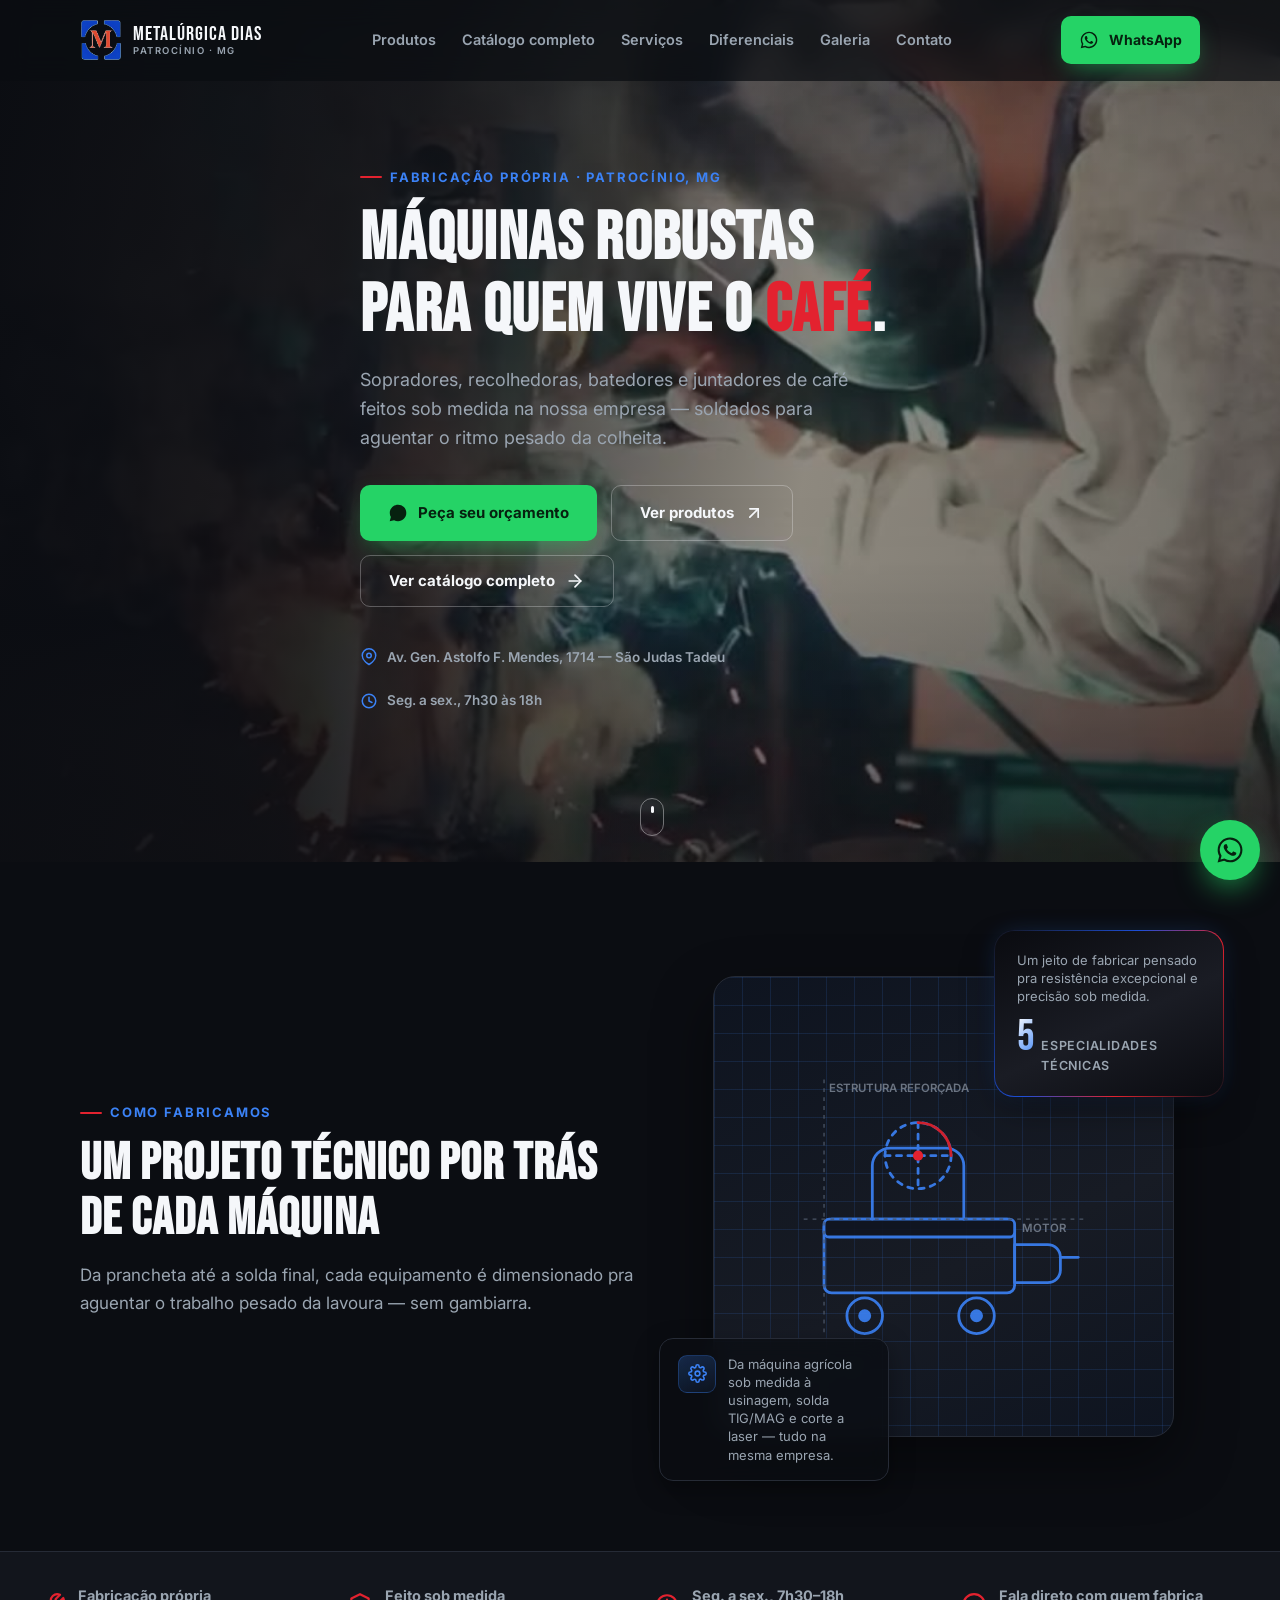
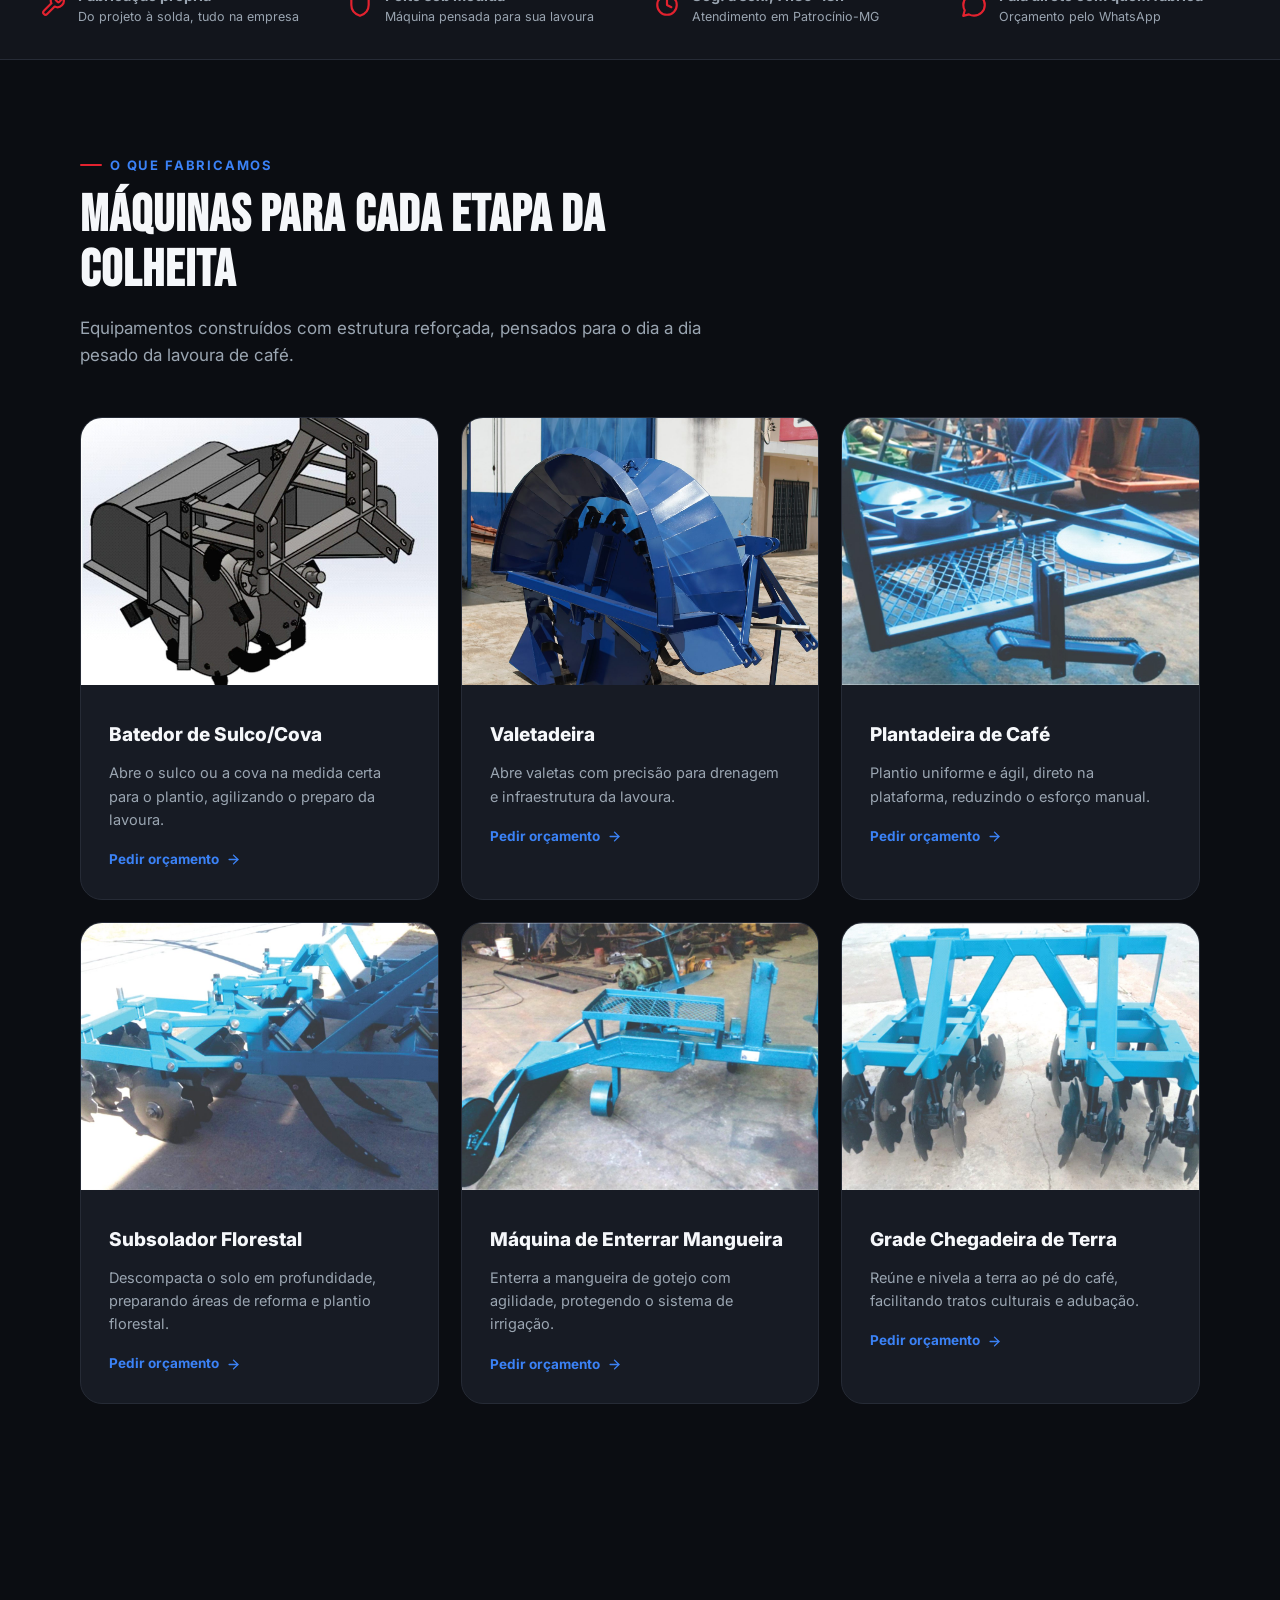
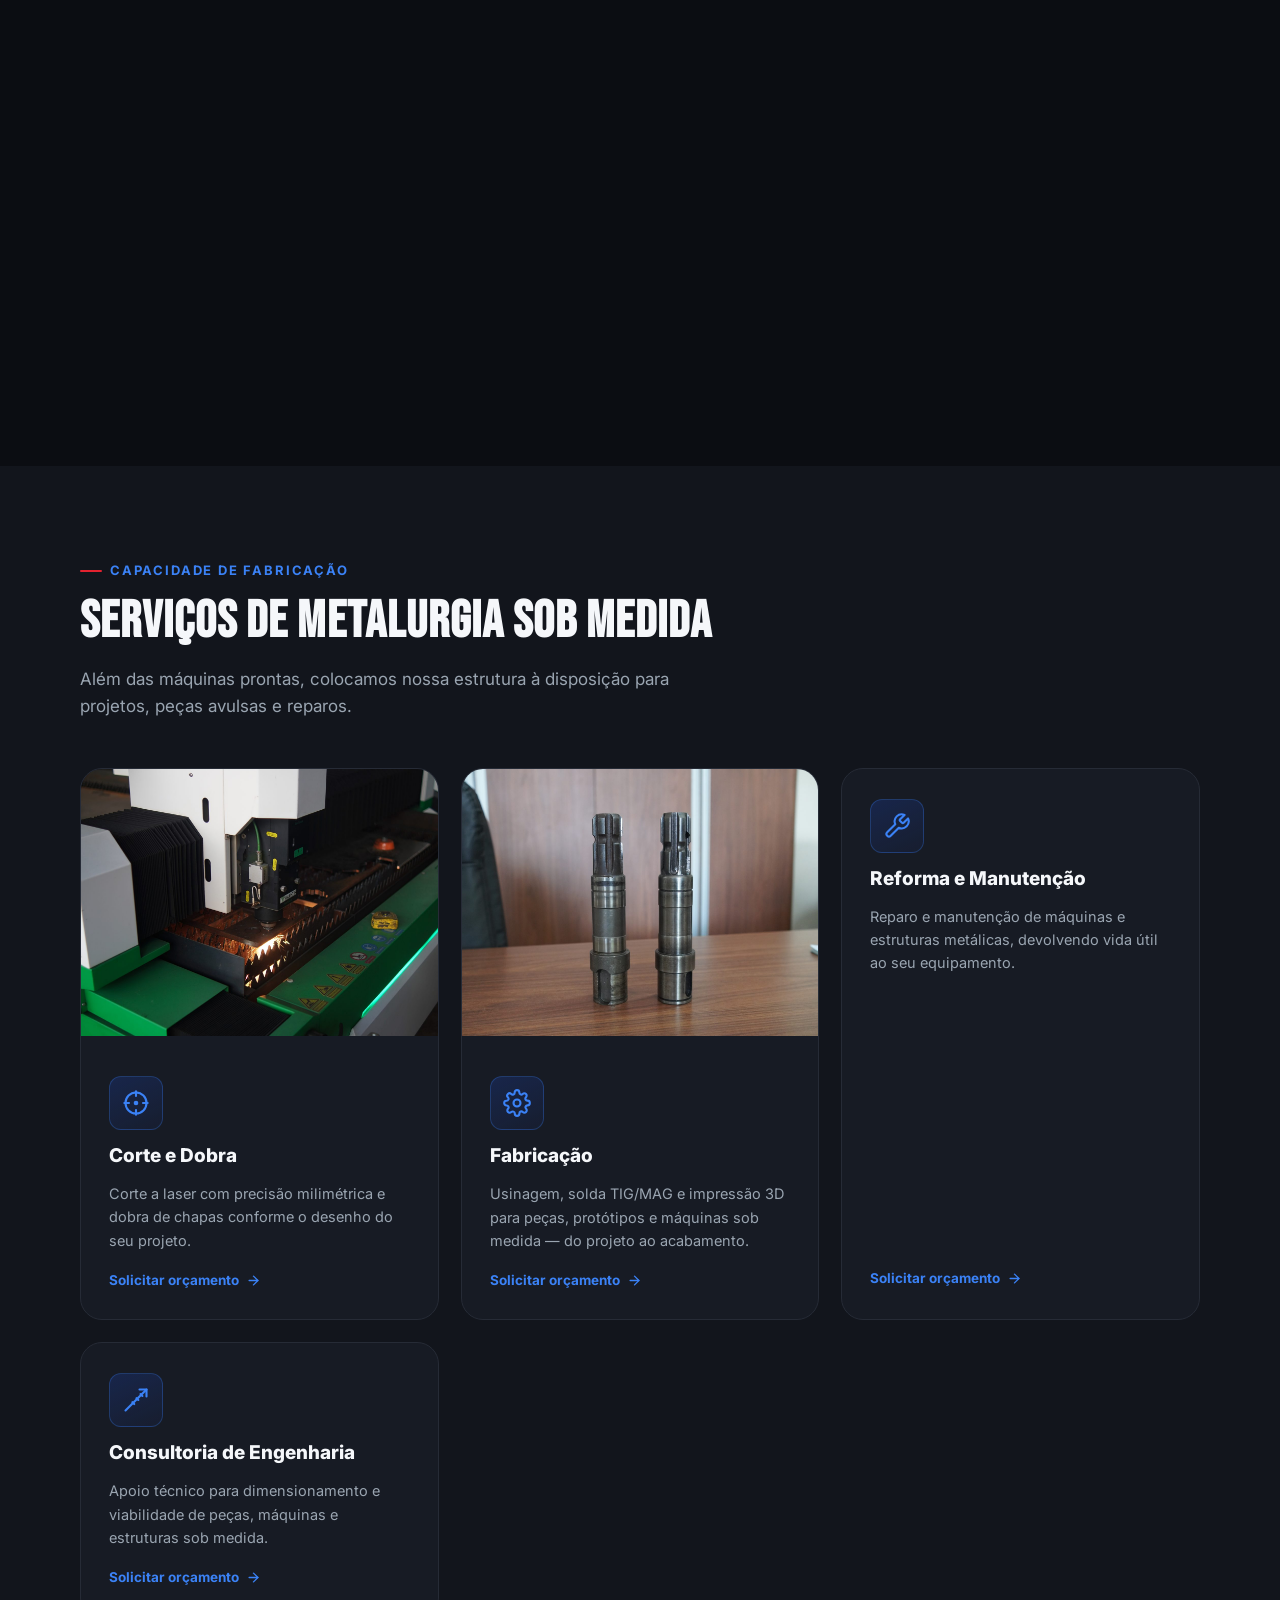
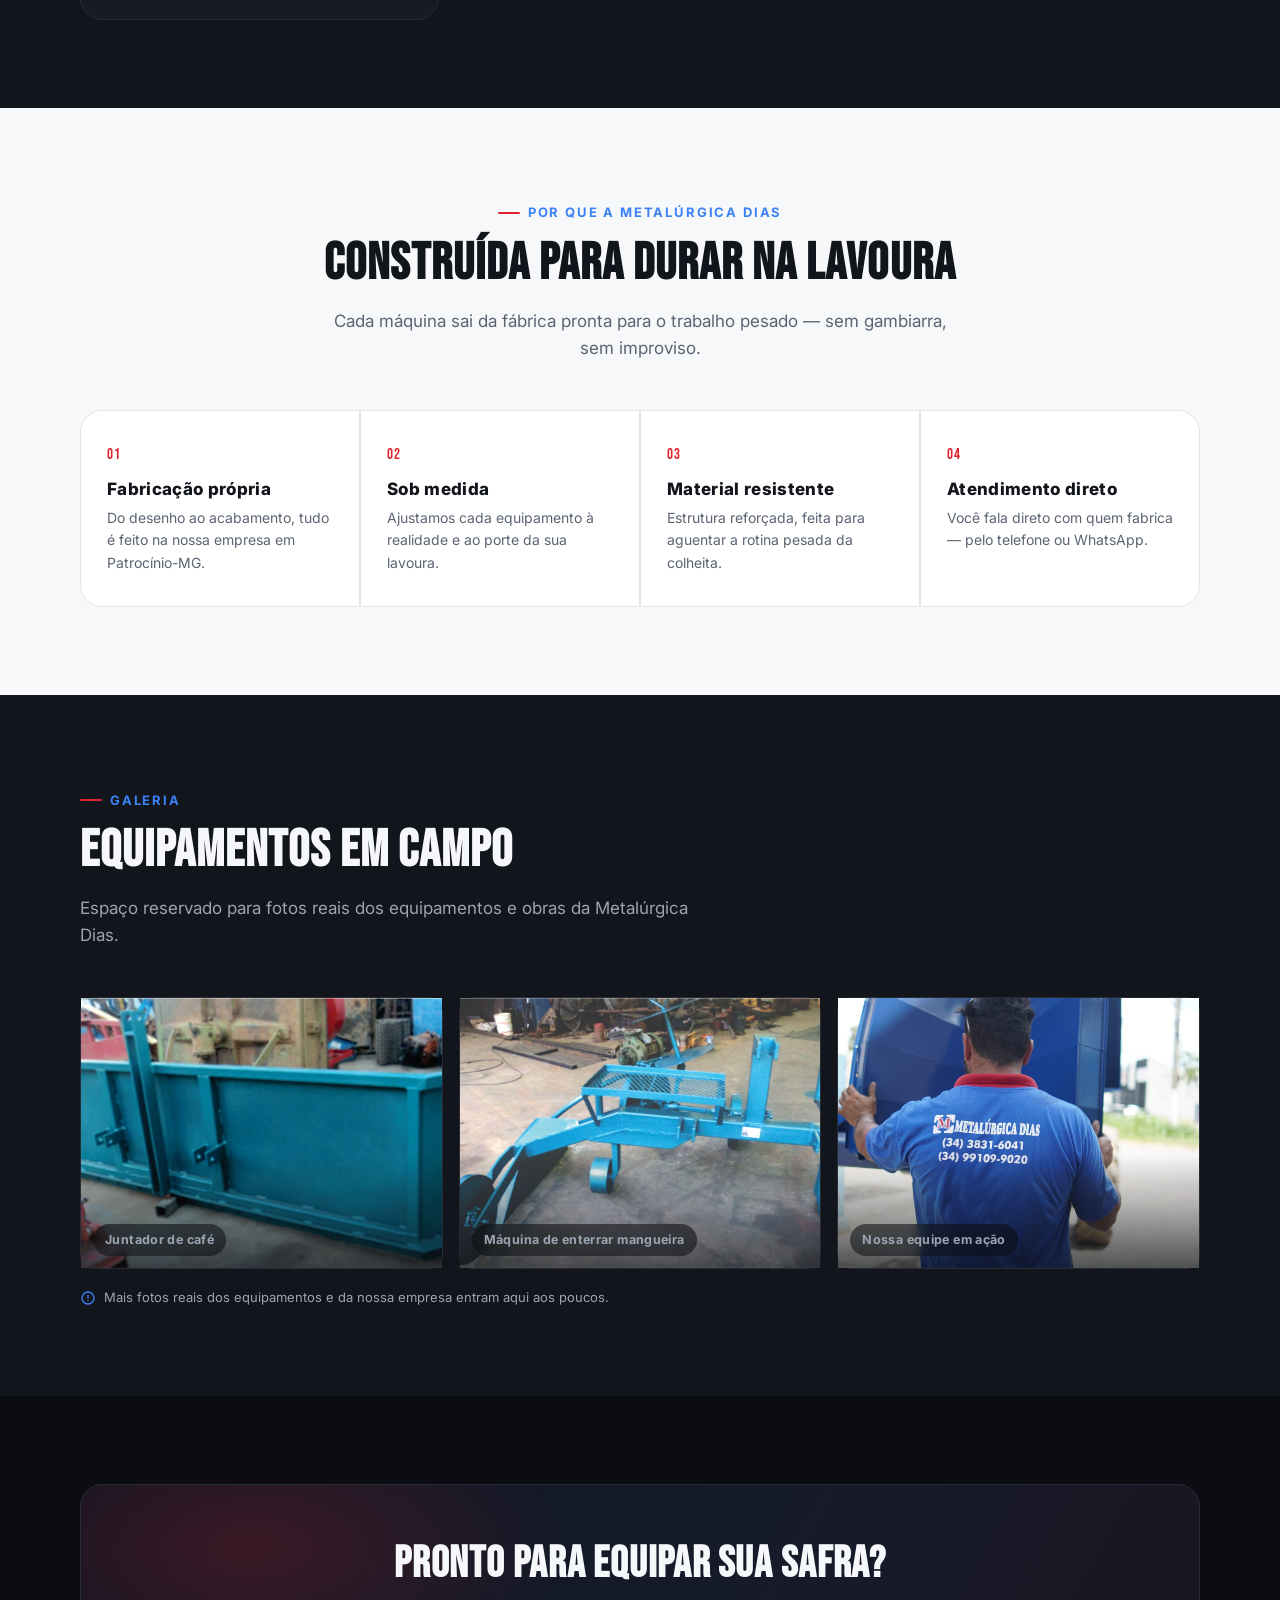
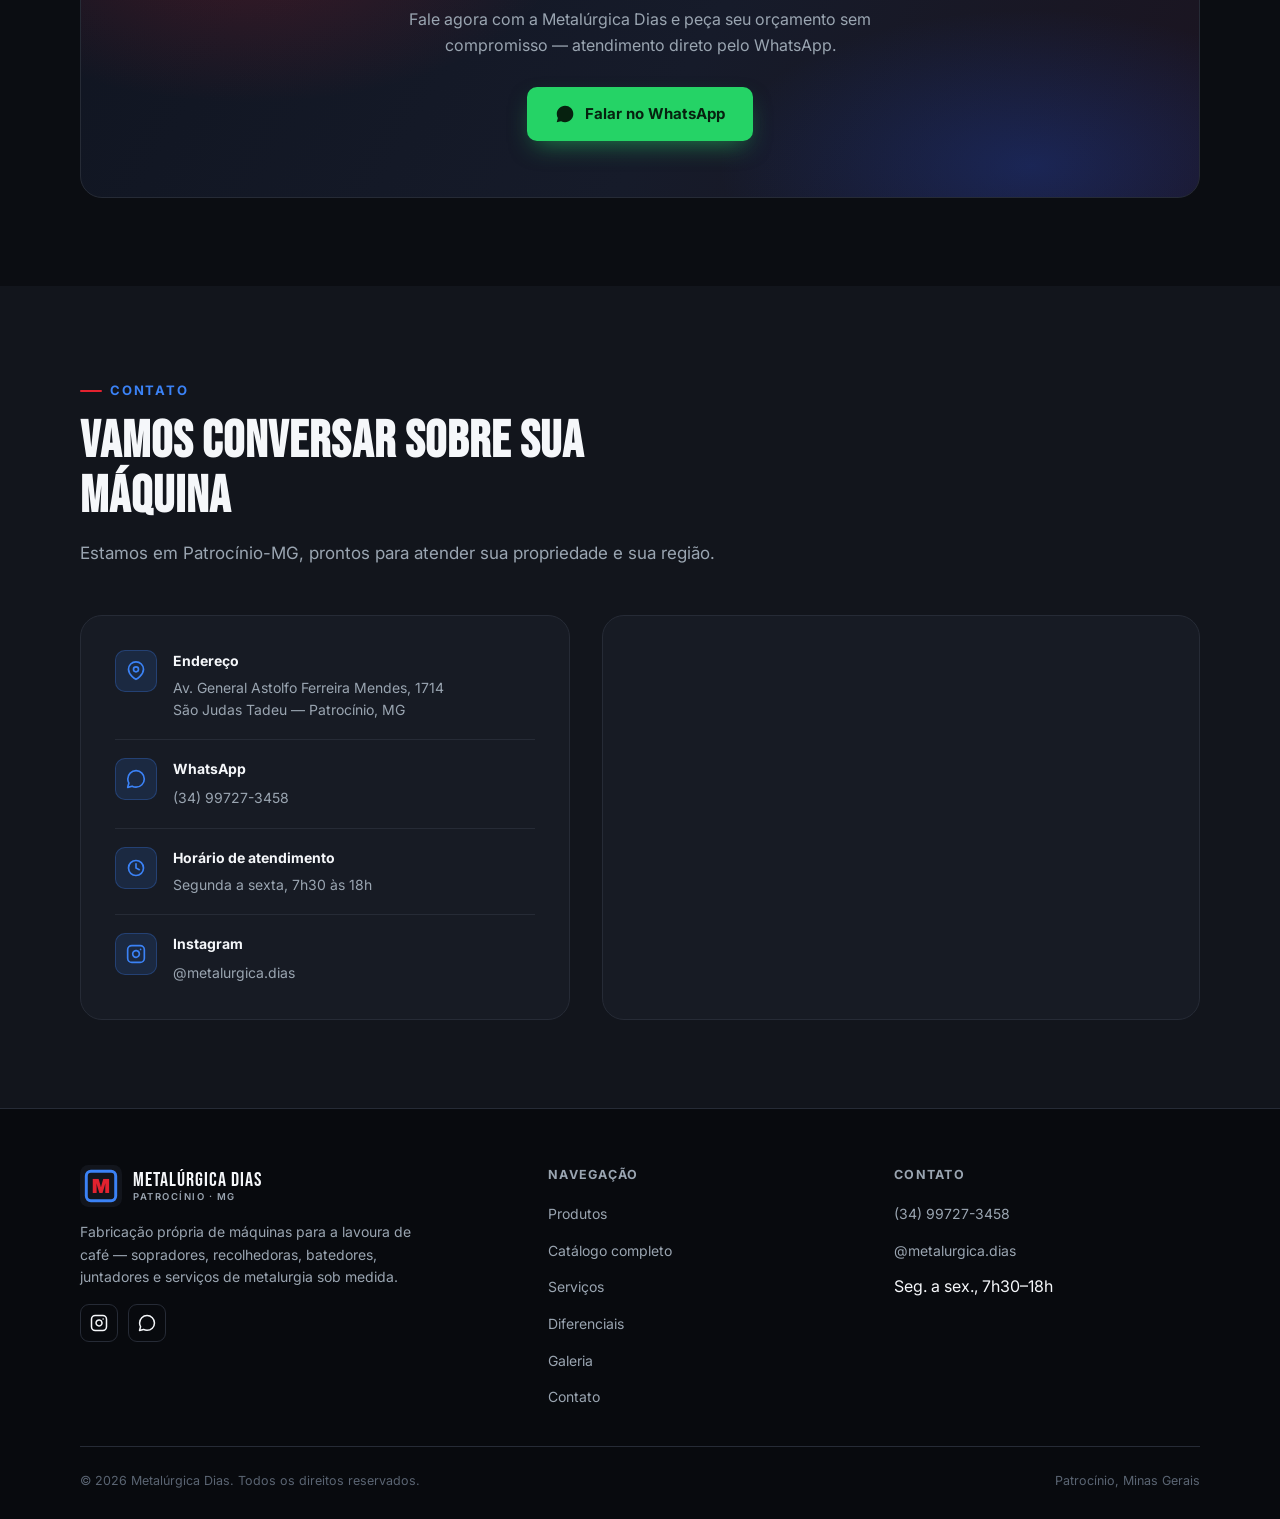
<file: index.html>
<!DOCTYPE html>
<html lang="pt-BR">
<head>
<script>if('scrollRestoration' in history){history.scrollRestoration='manual';}</script>
<meta charset="UTF-8">
<meta name="viewport" content="width=device-width, initial-scale=1">
<title>Metalúrgica Dias — Máquinas para Café | Patrocínio, MG</title>
<meta name="description" content="Fabricação própria de máquinas para lavoura de café e serviços de metalurgia sob medida — usinagem, solda TIG/MAG, corte a laser, dobra de chapas e impressão 3D — em Patrocínio-MG.">
<link rel="canonical" href="https://rafaelsilva308.github.io/metalurgica-dias/">
<meta property="og:title" content="Metalúrgica Dias — Máquinas para Café">
<meta property="og:description" content="Máquinas para lavoura de café e serviços de metalurgia sob medida: usinagem, solda TIG/MAG, corte a laser, dobra de chapas e impressão 3D.">
<meta property="og:type" content="website">
<meta property="og:url" content="https://rafaelsilva308.github.io/metalurgica-dias/">
<meta property="og:locale" content="pt_BR">
<meta property="og:image" content="https://rafaelsilva308.github.io/metalurgica-dias/assets/og-home.jpg">
<meta property="og:image:width" content="1200">
<meta property="og:image:height" content="630">
<meta name="twitter:card" content="summary_large_image">
<meta name="twitter:title" content="Metalúrgica Dias — Máquinas para Café">
<meta name="twitter:description" content="Máquinas para lavoura de café e serviços de metalurgia sob medida: usinagem, solda TIG/MAG, corte a laser, dobra de chapas e impressão 3D.">
<meta name="twitter:image" content="https://rafaelsilva308.github.io/metalurgica-dias/assets/og-home.jpg">
<link rel="icon" type="image/png" href="assets/logo.png">
<link rel="preconnect" href="https://fonts.googleapis.com">
<link rel="preconnect" href="https://fonts.gstatic.com" crossorigin>
<link href="https://fonts.googleapis.com/css2?family=Bebas+Neue&family=Inter:wght@400;500;600;700;800&display=swap" rel="stylesheet">
<link rel="stylesheet" href="styles.css">
</head>
<body>
<a href="#main" class="skip-link">Pular para o conteúdo</a>

<header class="site-header" id="siteHeader">
  <div class="container header-inner">
    <a href="#topo" class="brand" aria-label="Metalúrgica Dias — início">
      <img class="brand-mark" src="assets/logo.png" alt="" width="619" height="602">
      <span class="brand-word">METALÚRGICA DIAS<span>Patrocínio &middot; MG</span></span>
    </a>

    <nav class="main-nav" aria-label="Navegação principal">
      <ul>
        <li><a href="#produtos">Produtos</a></li>
        <li><a href="catalogo.html">Catálogo completo</a></li>
        <li><a href="#servicos">Serviços</a></li>
        <li><a href="#diferenciais">Diferenciais</a></li>
        <li><a href="#galeria">Galeria</a></li>
        <li><a href="#contato">Contato</a></li>
      </ul>
    </nav>

    <div class="header-actions">
      <a class="btn btn-whatsapp" href="https://wa.me/5534997273458?text=Ol%C3%A1%2C%20vi%20o%20site%20da%20Metal%C3%BArgica%20Dias%20e%20gostaria%20de%20um%20or%C3%A7amento." target="_blank" rel="noopener" aria-label="Falar no WhatsApp">
        <svg viewBox="0 0 24 24" fill="currentColor" aria-hidden="true"><path d="M12.04 2C6.58 2 2.13 6.45 2.13 11.91c0 1.75.46 3.46 1.32 4.97L2.05 22l5.25-1.38a9.9 9.9 0 0 0 4.74 1.2h.01c5.46 0 9.9-4.45 9.9-9.91 0-2.65-1.03-5.14-2.9-7.01A9.82 9.82 0 0 0 12.04 2zm0 18.13a8.2 8.2 0 0 1-4.19-1.15l-.3-.18-3.12.82.83-3.04-.2-.31a8.22 8.22 0 1 1 6.98 3.86zm4.5-6.16c-.25-.12-1.47-.72-1.69-.8-.23-.08-.4-.12-.56.13-.17.25-.65.8-.79.96-.15.17-.29.19-.54.06-.25-.12-1.05-.39-2-1.23a7.5 7.5 0 0 1-1.38-1.72c-.15-.25-.02-.38.11-.51.11-.11.25-.29.37-.44.12-.15.16-.25.24-.42.08-.17.04-.31-.02-.44-.06-.12-.56-1.34-.76-1.84-.2-.48-.4-.42-.56-.42h-.48c-.17 0-.44.06-.67.31-.23.25-.87.85-.87 2.08 0 1.22.89 2.41 1.01 2.57.12.17 1.75 2.67 4.24 3.74.59.26 1.05.41 1.41.52.59.19 1.13.16 1.56.1.48-.07 1.47-.6 1.68-1.18.21-.58.21-1.07.15-1.18-.06-.1-.23-.17-.48-.29z"/></svg>
        <span class="btn-label">WhatsApp</span>
      </a>
      <button class="nav-toggle" id="navToggle" aria-label="Abrir menu" aria-expanded="false" aria-controls="mobileNav">
        <svg viewBox="0 0 24 24" fill="none" stroke="currentColor" stroke-width="2" stroke-linecap="round" aria-hidden="true"><line x1="3" y1="6" x2="21" y2="6"/><line x1="3" y1="12" x2="21" y2="12"/><line x1="3" y1="18" x2="21" y2="18"/></svg>
      </button>
    </div>
  </div>
</header>

<nav class="mobile-nav" id="mobileNav" aria-label="Navegação móvel">
  <ul>
    <li><a href="#produtos">Produtos</a></li>
    <li><a href="catalogo.html">Catálogo completo</a></li>
    <li><a href="#servicos">Serviços</a></li>
    <li><a href="#diferenciais">Diferenciais</a></li>
    <li><a href="#galeria">Galeria</a></li>
    <li><a href="#contato">Contato</a></li>
  </ul>
  <a class="btn btn-whatsapp btn-block" href="https://wa.me/5534997273458?text=Ol%C3%A1%2C%20vi%20o%20site%20da%20Metal%C3%BArgica%20Dias%20e%20gostaria%20de%20um%20or%C3%A7amento." target="_blank" rel="noopener">
    <svg viewBox="0 0 24 24" fill="currentColor" aria-hidden="true"><path d="M12.04 2C6.58 2 2.13 6.45 2.13 11.91c0 1.75.46 3.46 1.32 4.97L2.05 22l5.25-1.38a9.9 9.9 0 0 0 4.74 1.2h.01c5.46 0 9.9-4.45 9.9-9.91 0-2.65-1.03-5.14-2.9-7.01A9.82 9.82 0 0 0 12.04 2z"/></svg>
    Falar no WhatsApp
  </a>
</nav>

<main id="main">
  <div id="topo"></div>
  <!-- HERO -->
  <section class="hero">
    <div class="hero-bg" aria-hidden="true">
      <video class="hero-bg-video" autoplay muted loop playsinline poster="assets/hero-video-poster.jpg">
        <source src="assets/hero-video.mp4" type="video/mp4">
      </video>
      <div class="hero-bg-poster" style="background-image:url('assets/hero-video-poster.jpg')"></div>
      <div class="hero-bg-overlay"></div>
    </div>

    <div class="container hero-content">
      <span class="eyebrow reveal">Fabricação própria &middot; Patrocínio, MG</span>
      <h1 class="reveal" style="--rd:.06s">Máquinas robustas para quem vive o <em>café</em>.</h1>
      <p class="hero-sub reveal" style="--rd:.12s">Sopradores, recolhedoras, batedores e juntadores de café feitos sob medida na nossa empresa — soldados para aguentar o ritmo pesado da colheita.</p>
      <div class="hero-actions reveal" style="--rd:.18s">
        <a class="btn btn-whatsapp" href="https://wa.me/5534997273458?text=Ol%C3%A1%2C%20vi%20o%20site%20da%20Metal%C3%BArgica%20Dias%20e%20gostaria%20de%20um%20or%C3%A7amento." target="_blank" rel="noopener">
          <svg viewBox="0 0 24 24" fill="currentColor" aria-hidden="true"><path d="M12.04 2C6.58 2 2.13 6.45 2.13 11.91c0 1.75.46 3.46 1.32 4.97L2.05 22l5.25-1.38a9.9 9.9 0 0 0 4.74 1.2h.01c5.46 0 9.9-4.45 9.9-9.91 0-2.65-1.03-5.14-2.9-7.01A9.82 9.82 0 0 0 12.04 2z"/></svg>
          Peça seu orçamento
        </a>
        <a class="btn btn-outline" href="#produtos">
          Ver produtos
          <svg viewBox="0 0 24 24" fill="none" stroke="currentColor" stroke-width="2" stroke-linecap="round" stroke-linejoin="round" aria-hidden="true"><line x1="7" y1="17" x2="17" y2="7"/><polyline points="7 7 17 7 17 17"/></svg>
        </a>
        <a class="btn btn-outline btn-wrap" href="catalogo.html">
          Ver catálogo completo
          <svg viewBox="0 0 24 24" fill="none" stroke="currentColor" stroke-width="2" stroke-linecap="round" stroke-linejoin="round" aria-hidden="true"><line x1="5" y1="12" x2="19" y2="12"/><polyline points="12 5 19 12 12 19"/></svg>
        </a>
      </div>
      <ul class="hero-meta reveal" style="--rd:.24s">
        <li><svg viewBox="0 0 24 24" fill="none" stroke="currentColor" stroke-width="2" stroke-linecap="round" stroke-linejoin="round" aria-hidden="true"><path d="M21 10c0 7-9 12-9 12s-9-5-9-12a9 9 0 0 1 18 0z"/><circle cx="12" cy="10" r="3"/></svg> Av. Gen. Astolfo F. Mendes, 1714 — São Judas Tadeu</li>
        <li><svg viewBox="0 0 24 24" fill="none" stroke="currentColor" stroke-width="2" stroke-linecap="round" stroke-linejoin="round" aria-hidden="true"><circle cx="12" cy="12" r="9"/><polyline points="12 7 12 12 16 14"/></svg> Seg. a sex., 7h30 às 18h</li>
      </ul>
    </div>

    <div class="scroll-indicator reveal" style="--rd:.8s" aria-hidden="true"><span></span></div>
  </section>

  <!-- FEATURE: technical illustration + spec cards -->
  <section class="section-pad">
    <div class="container feature-grid">
      <div class="section-head reveal" style="margin-bottom:0">
        <span class="eyebrow">Como fabricamos</span>
        <h2>Um projeto técnico por trás de cada máquina</h2>
        <p>Da prancheta até a solda final, cada equipamento é dimensionado pra aguentar o trabalho pesado da lavoura — sem gambiarra.</p>
      </div>

      <div class="feature-visual">
        <div class="blueprint reveal reveal-pop" style="--rd:.18s">
          <!-- Blueprint-style illustration: coffee thresher / blower machine -->
          <svg viewBox="0 0 240 220" fill="none" aria-hidden="true">
            <g stroke="#3B82F6" stroke-width="2.2" stroke-linecap="round" stroke-linejoin="round" opacity=".9">
              <rect x="26" y="120" width="150" height="58" rx="6"/>
              <rect x="26" y="120" width="150" height="14" rx="4" fill="#101521"/>
              <circle cx="58" cy="196" r="14"/>
              <circle cx="146" cy="196" r="14"/>
              <circle cx="58" cy="196" r="4" fill="#3B82F6"/>
              <circle cx="146" cy="196" r="4" fill="#3B82F6"/>
              <path d="M176 140h26a10 10 0 0 1 10 10v10a10 10 0 0 1-10 10h-26z"/>
              <path d="M212 150h14"/>
              <path d="M64 120V78a14 14 0 0 1 14-14h44a14 14 0 0 1 14 14v42"/>
              <g class="blueprint-compass">
                <circle cx="100" cy="70" r="26" stroke-dasharray="4 5"/>
                <path d="M100 44v52M74 70h52" stroke-dasharray="4 5"/>
              </g>
              <path d="M100 44a26 26 0 0 1 26 26" stroke="#E3222F" stroke-dasharray="none"/>
            </g>
            <g fill="#E3222F">
              <circle class="blueprint-pulse" cx="100" cy="70" r="4"/>
            </g>
            <g stroke="#4B5566" stroke-width="1" stroke-dasharray="3 4">
              <line x1="10" y1="120" x2="230" y2="120"/>
              <line x1="26" y1="10" x2="26" y2="210"/>
            </g>
            <g fill="#6B7482" font-family="Inter, sans-serif" font-size="9" font-weight="600">
              <text x="30" y="20">ESTRUTURA REFORÇADA</text>
              <text x="182" y="130">MOTOR</text>
            </g>
          </svg>
        </div>

        <div class="spec-card spec-card--right reveal reveal-pop-r" style="--rd:.3s">
          <p class="spec-card-text">Um jeito de fabricar pensado pra resistência excepcional e precisão sob medida.</p>
          <div class="spec-card-number"><span class="count-up" data-count-to="5">0</span><small>especialidades técnicas</small></div>
        </div>

        <div class="spec-card spec-card--left reveal reveal-pop" style="--rd:.4s">
          <div class="spec-card-icon">
            <svg viewBox="0 0 24 24" fill="none" stroke="currentColor" stroke-width="2" stroke-linecap="round" stroke-linejoin="round" aria-hidden="true"><circle cx="12" cy="12" r="3"/><path d="M19.4 15a1.65 1.65 0 0 0 .33 1.82l.06.06a2 2 0 1 1-2.83 2.83l-.06-.06a1.65 1.65 0 0 0-1.82-.33 1.65 1.65 0 0 0-1 1.51V21a2 2 0 0 1-4 0v-.09A1.65 1.65 0 0 0 9 19.4a1.65 1.65 0 0 0-1.82.33l-.06.06a2 2 0 1 1-2.83-2.83l.06-.06a1.65 1.65 0 0 0 .33-1.82 1.65 1.65 0 0 0-1.51-1H3a2 2 0 0 1 0-4h.09A1.65 1.65 0 0 0 4.6 9a1.65 1.65 0 0 0-.33-1.82l-.06-.06a2 2 0 1 1 2.83-2.83l.06.06a1.65 1.65 0 0 0 1.82.33H9a1.65 1.65 0 0 0 1-1.51V3a2 2 0 0 1 4 0v.09a1.65 1.65 0 0 0 1 1.51 1.65 1.65 0 0 0 1.82-.33l.06-.06a2 2 0 1 1 2.83 2.83l-.06.06a1.65 1.65 0 0 0-.33 1.82V9a1.65 1.65 0 0 0 1.51 1H21a2 2 0 0 1 0 4h-.09a1.65 1.65 0 0 0-1.51 1z"/></svg>
          </div>
          <p class="spec-card-text">Da máquina agrícola sob medida à usinagem, solda TIG/MAG e corte a laser — tudo na mesma empresa.</p>
        </div>
      </div>
    </div>
  </section>

  <!-- TRUST STRIP -->
  <section class="trust-strip">
    <div class="container trust-grid">
      <div class="trust-item">
        <svg viewBox="0 0 24 24" fill="none" stroke="currentColor" stroke-width="2" stroke-linecap="round" stroke-linejoin="round" aria-hidden="true"><path d="M14.7 6.3a1 1 0 0 0 0 1.4l1.6 1.6a1 1 0 0 0 1.4 0l3.77-3.77a6 6 0 0 1-7.94 7.94l-6.91 6.91a2.12 2.12 0 0 1-3-3l6.91-6.91a6 6 0 0 1 7.94-7.94l-3.76 3.76z"/></svg>
        <span><strong>Fabricação própria</strong><span>Do projeto à solda, tudo na empresa</span></span>
      </div>
      <div class="trust-item">
        <svg viewBox="0 0 24 24" fill="none" stroke="currentColor" stroke-width="2" stroke-linecap="round" stroke-linejoin="round" aria-hidden="true"><path d="M12 2l8 4v6c0 5-3.4 8.4-8 10-4.6-1.6-8-5-8-10V6l8-4z"/></svg>
        <span><strong>Feito sob medida</strong><span>Máquina pensada para sua lavoura</span></span>
      </div>
      <div class="trust-item">
        <svg viewBox="0 0 24 24" fill="none" stroke="currentColor" stroke-width="2" stroke-linecap="round" stroke-linejoin="round" aria-hidden="true"><circle cx="12" cy="12" r="9"/><polyline points="12 7 12 12 16 14"/></svg>
        <span><strong>Seg. a sex., 7h30–18h</strong><span>Atendimento em Patrocínio-MG</span></span>
      </div>
      <div class="trust-item">
        <svg viewBox="0 0 24 24" fill="none" stroke="currentColor" stroke-width="2" stroke-linecap="round" stroke-linejoin="round" aria-hidden="true"><path d="M12.04 2C6.58 2 2.13 6.45 2.13 11.91c0 1.75.46 3.46 1.32 4.97L2.05 22l5.25-1.38a9.9 9.9 0 0 0 4.74 1.2h.01c5.46 0 9.9-4.45 9.9-9.91 0-2.65-1.03-5.14-2.9-7.01A9.82 9.82 0 0 0 12.04 2z"/></svg>
        <span><strong>Fala direto com quem fabrica</strong><span>Orçamento pelo WhatsApp</span></span>
      </div>
    </div>
  </section>

  <!-- PRODUCTS -->
  <section class="section-pad" id="produtos">
    <div class="container">
      <div class="section-head reveal">
        <span class="eyebrow">O que fabricamos</span>
        <h2>Máquinas para cada etapa da colheita</h2>
        <p>Equipamentos construídos com estrutura reforçada, pensados para o dia a dia pesado da lavoura de café.</p>
      </div>

      <div class="product-grid">
        <article class="product-card product-card--photo reveal">
          <div class="product-card-media"><img src="assets/produtos/batedor-de-sulco.jpg" alt="Batedor de sulco/cova da Metalúrgica Dias" loading="lazy" width="1400" height="1185"></div>
          <div class="product-card-body">
            <h3>Batedor de Sulco/Cova</h3>
            <p>Abre o sulco ou a cova na medida certa para o plantio, agilizando o preparo da lavoura.</p>
            <a class="product-link" href="https://wa.me/5534997273458?text=Ol%C3%A1%2C%20tenho%20interesse%20no%20BATEDOR%20DE%20SULCO%2FCOVA." target="_blank" rel="noopener">Pedir orçamento
              <svg viewBox="0 0 24 24" fill="none" stroke="currentColor" stroke-width="2.2" stroke-linecap="round" stroke-linejoin="round" aria-hidden="true"><line x1="5" y1="12" x2="19" y2="12"/><polyline points="12 5 19 12 12 19"/></svg>
            </a>
          </div>
        </article>

        <article class="product-card product-card--photo reveal">
          <div class="product-card-media"><img src="assets/produtos/valetadeira.jpg" alt="Valetadeira da Metalúrgica Dias" loading="lazy" width="1400" height="1864"></div>
          <div class="product-card-body">
            <h3>Valetadeira</h3>
            <p>Abre valetas com precisão para drenagem e infraestrutura da lavoura.</p>
            <a class="product-link" href="https://wa.me/5534997273458?text=Ol%C3%A1%2C%20tenho%20interesse%20na%20VALETADEIRA." target="_blank" rel="noopener">Pedir orçamento
              <svg viewBox="0 0 24 24" fill="none" stroke="currentColor" stroke-width="2.2" stroke-linecap="round" stroke-linejoin="round" aria-hidden="true"><line x1="5" y1="12" x2="19" y2="12"/><polyline points="12 5 19 12 12 19"/></svg>
            </a>
          </div>
        </article>

        <article class="product-card product-card--photo reveal">
          <div class="product-card-media"><img src="assets/produtos/plantadeira-cafe-plataforma.jpg" alt="Plantadeira de café da Metalúrgica Dias" loading="lazy" width="1400" height="846"></div>
          <div class="product-card-body">
            <h3>Plantadeira de Café</h3>
            <p>Plantio uniforme e ágil, direto na plataforma, reduzindo o esforço manual.</p>
            <a class="product-link" href="https://wa.me/5534997273458?text=Ol%C3%A1%2C%20tenho%20interesse%20na%20PLANTADEIRA%20DE%20CAF%C3%89." target="_blank" rel="noopener">Pedir orçamento
              <svg viewBox="0 0 24 24" fill="none" stroke="currentColor" stroke-width="2.2" stroke-linecap="round" stroke-linejoin="round" aria-hidden="true"><line x1="5" y1="12" x2="19" y2="12"/><polyline points="12 5 19 12 12 19"/></svg>
            </a>
          </div>
        </article>

        <article class="product-card product-card--photo reveal">
          <div class="product-card-media"><img src="assets/produtos/subsolador-grade.jpg" alt="Subsolador florestal da Metalúrgica Dias" loading="lazy" width="1400" height="839"></div>
          <div class="product-card-body">
            <h3>Subsolador Florestal</h3>
            <p>Descompacta o solo em profundidade, preparando áreas de reforma e plantio florestal.</p>
            <a class="product-link" href="https://wa.me/5534997273458?text=Ol%C3%A1%2C%20tenho%20interesse%20no%20SUBSOLADOR%20FLORESTAL." target="_blank" rel="noopener">Pedir orçamento
              <svg viewBox="0 0 24 24" fill="none" stroke="currentColor" stroke-width="2.2" stroke-linecap="round" stroke-linejoin="round" aria-hidden="true"><line x1="5" y1="12" x2="19" y2="12"/><polyline points="12 5 19 12 12 19"/></svg>
            </a>
          </div>
        </article>

        <article class="product-card product-card--photo reveal">
          <div class="product-card-media"><img src="assets/produtos/maquina-enterrar-mangueira.jpg" alt="Máquina de enterrar mangueira da Metalúrgica Dias" loading="lazy" width="1400" height="863"></div>
          <div class="product-card-body">
            <h3>Máquina de Enterrar Mangueira</h3>
            <p>Enterra a mangueira de gotejo com agilidade, protegendo o sistema de irrigação.</p>
            <a class="product-link" href="https://wa.me/5534997273458?text=Ol%C3%A1%2C%20tenho%20interesse%20na%20M%C3%81QUINA%20DE%20ENTERRAR%20MANGUEIRA." target="_blank" rel="noopener">Pedir orçamento
              <svg viewBox="0 0 24 24" fill="none" stroke="currentColor" stroke-width="2.2" stroke-linecap="round" stroke-linejoin="round" aria-hidden="true"><line x1="5" y1="12" x2="19" y2="12"/><polyline points="12 5 19 12 12 19"/></svg>
            </a>
          </div>
        </article>

        <article class="product-card product-card--photo reveal">
          <div class="product-card-media"><img src="assets/produtos/grade-chegadeira-terra-2.jpg" alt="Grade chegadeira de terra da Metalúrgica Dias" loading="lazy" width="1400" height="916"></div>
          <div class="product-card-body">
            <h3>Grade Chegadeira de Terra</h3>
            <p>Reúne e nivela a terra ao pé do café, facilitando tratos culturais e adubação.</p>
            <a class="product-link" href="https://wa.me/5534997273458?text=Ol%C3%A1%2C%20tenho%20interesse%20na%20GRADE%20CHEGADEIRA%20DE%20TERRA." target="_blank" rel="noopener">Pedir orçamento
              <svg viewBox="0 0 24 24" fill="none" stroke="currentColor" stroke-width="2.2" stroke-linecap="round" stroke-linejoin="round" aria-hidden="true"><line x1="5" y1="12" x2="19" y2="12"/><polyline points="12 5 19 12 12 19"/></svg>
            </a>
          </div>
        </article>

        <article class="product-card product-card--photo reveal">
          <div class="product-card-media"><img src="assets/produtos/juntador-de-cafe.jpg" alt="Juntador de café da Metalúrgica Dias" loading="lazy" width="1400" height="709"></div>
          <div class="product-card-body">
            <h3>Juntador de Café</h3>
            <p>Facilita o enleiramento do café no talhão, otimizando o trabalho antes da recolhida.</p>
            <a class="product-link" href="https://wa.me/5534997273458?text=Ol%C3%A1%2C%20tenho%20interesse%20no%20JUNTADOR%20DE%20CAF%C3%89." target="_blank" rel="noopener">Pedir orçamento
              <svg viewBox="0 0 24 24" fill="none" stroke="currentColor" stroke-width="2.2" stroke-linecap="round" stroke-linejoin="round" aria-hidden="true"><line x1="5" y1="12" x2="19" y2="12"/><polyline points="12 5 19 12 12 19"/></svg>
            </a>
          </div>
        </article>

        <article class="product-card product-card--photo reveal">
          <div class="product-card-media"><img src="assets/produtos/area-vivencia-movel-a.jpg" alt="Área de vivência móvel da Metalúrgica Dias" loading="lazy" width="1201" height="1139"></div>
          <div class="product-card-body">
            <h3>Área de Vivência Móvel</h3>
            <p>Estrutura móvel com bancos e cobertura para conforto da equipe direto no talhão.</p>
            <a class="product-link" href="https://wa.me/5534997273458?text=Ol%C3%A1%2C%20tenho%20interesse%20na%20%C3%81REA%20DE%20VIV%C3%8ANCIA%20M%C3%93VEL." target="_blank" rel="noopener">Pedir orçamento
              <svg viewBox="0 0 24 24" fill="none" stroke="currentColor" stroke-width="2.2" stroke-linecap="round" stroke-linejoin="round" aria-hidden="true"><line x1="5" y1="12" x2="19" y2="12"/><polyline points="12 5 19 12 12 19"/></svg>
            </a>
          </div>
        </article>

        <article class="product-card product-card--photo reveal">
          <div class="product-card-media"><img src="assets/produtos/banheiro-movel.jpg" alt="Banheiro móvel da Metalúrgica Dias" loading="lazy" width="1400" height="916"></div>
          <div class="product-card-body">
            <h3>Banheiro Móvel</h3>
            <p>Estrutura sanitária móvel para levar mais estrutura à equipe durante a safra.</p>
            <a class="product-link" href="https://wa.me/5534997273458?text=Ol%C3%A1%2C%20tenho%20interesse%20no%20BANHEIRO%20M%C3%93VEL." target="_blank" rel="noopener">Pedir orçamento
              <svg viewBox="0 0 24 24" fill="none" stroke="currentColor" stroke-width="2.2" stroke-linecap="round" stroke-linejoin="round" aria-hidden="true"><line x1="5" y1="12" x2="19" y2="12"/><polyline points="12 5 19 12 12 19"/></svg>
            </a>
          </div>
        </article>
      </div>

      <div class="reveal" style="text-align:center;margin-top:40px">
        <a class="btn btn-outline btn-wrap" href="catalogo.html">
          Ver catálogo completo (16 equipamentos)
          <svg viewBox="0 0 24 24" fill="none" stroke="currentColor" stroke-width="2" stroke-linecap="round" stroke-linejoin="round" aria-hidden="true"><line x1="5" y1="12" x2="19" y2="12"/><polyline points="12 5 19 12 12 19"/></svg>
        </a>
      </div>
    </div>
  </section>

  <!-- SERVICES -->
  <section class="section-pad alt-section" id="servicos">
    <div class="container">
      <div class="section-head reveal">
        <span class="eyebrow">Capacidade de fabricação</span>
        <h2>Serviços de metalurgia sob medida</h2>
        <p>Além das máquinas prontas, colocamos nossa estrutura à disposição para projetos, peças avulsas e reparos.</p>
      </div>

      <div class="product-grid">
        <article class="product-card product-card--photo reveal">
          <div class="product-card-media"><img src="assets/servicos/corte-laser.jpg" alt="Corte a laser em ação na Metalúrgica Dias" loading="lazy" width="1400" height="1864"></div>
          <div class="product-card-body">
            <div class="product-icon">
              <svg viewBox="0 0 24 24" fill="none" stroke="currentColor" stroke-width="1.8" stroke-linecap="round" stroke-linejoin="round" aria-hidden="true"><circle cx="12" cy="12" r="9"/><line x1="12" y1="2" x2="12" y2="6"/><line x1="12" y1="18" x2="12" y2="22"/><line x1="2" y1="12" x2="6" y2="12"/><line x1="18" y1="12" x2="22" y2="12"/><circle cx="12" cy="12" r="2" fill="currentColor" stroke="none"/></svg>
            </div>
            <h3>Corte e Dobra</h3>
            <p>Corte a laser com precisão milimétrica e dobra de chapas conforme o desenho do seu projeto.</p>
            <a class="product-link" href="https://wa.me/5534997273458?text=Ol%C3%A1%2C%20tenho%20interesse%20no%20servi%C3%A7o%20de%20CORTE%20E%20DOBRA." target="_blank" rel="noopener">Solicitar orçamento
              <svg viewBox="0 0 24 24" fill="none" stroke="currentColor" stroke-width="2.2" stroke-linecap="round" stroke-linejoin="round" aria-hidden="true"><line x1="5" y1="12" x2="19" y2="12"/><polyline points="12 5 19 12 12 19"/></svg>
            </a>
          </div>
        </article>

        <article class="product-card product-card--photo reveal">
          <div class="product-card-media"><img src="assets/servicos/usinagem.jpg" alt="Peças usinadas com precisão na Metalúrgica Dias" loading="lazy" width="1400" height="1051"></div>
          <div class="product-card-body">
            <div class="product-icon">
              <svg viewBox="0 0 24 24" fill="none" stroke="currentColor" stroke-width="1.8" stroke-linecap="round" stroke-linejoin="round" aria-hidden="true"><circle cx="12" cy="12" r="3"/><path d="M19.4 15a1.65 1.65 0 0 0 .33 1.82l.06.06a2 2 0 1 1-2.83 2.83l-.06-.06a1.65 1.65 0 0 0-1.82-.33 1.65 1.65 0 0 0-1 1.51V21a2 2 0 0 1-4 0v-.09A1.65 1.65 0 0 0 9 19.4a1.65 1.65 0 0 0-1.82.33l-.06.06a2 2 0 1 1-2.83-2.83l.06-.06a1.65 1.65 0 0 0 .33-1.82 1.65 1.65 0 0 0-1.51-1H3a2 2 0 0 1 0-4h.09A1.65 1.65 0 0 0 4.6 9a1.65 1.65 0 0 0-.33-1.82l-.06-.06a2 2 0 1 1 2.83-2.83l.06.06a1.65 1.65 0 0 0 1.82.33H9a1.65 1.65 0 0 0 1-1.51V3a2 2 0 0 1 4 0v.09a1.65 1.65 0 0 0 1 1.51 1.65 1.65 0 0 0 1.82-.33l.06-.06a2 2 0 1 1 2.83 2.83l-.06.06a1.65 1.65 0 0 0-.33 1.82V9a1.65 1.65 0 0 0 1.51 1H21a2 2 0 0 1 0 4h-.09a1.65 1.65 0 0 0-1.51 1z"/></svg>
            </div>
            <h3>Fabricação</h3>
            <p>Usinagem, solda TIG/MAG e impressão 3D para peças, protótipos e máquinas sob medida — do projeto ao acabamento.</p>
            <a class="product-link" href="https://wa.me/5534997273458?text=Ol%C3%A1%2C%20tenho%20interesse%20no%20servi%C3%A7o%20de%20FABRICA%C3%87%C3%83O." target="_blank" rel="noopener">Solicitar orçamento
              <svg viewBox="0 0 24 24" fill="none" stroke="currentColor" stroke-width="2.2" stroke-linecap="round" stroke-linejoin="round" aria-hidden="true"><line x1="5" y1="12" x2="19" y2="12"/><polyline points="12 5 19 12 12 19"/></svg>
            </a>
          </div>
        </article>

        <article class="product-card reveal">
          <div class="product-icon">
            <svg viewBox="0 0 24 24" fill="none" stroke="currentColor" stroke-width="1.8" stroke-linecap="round" stroke-linejoin="round" aria-hidden="true"><path d="M14.7 6.3a1 1 0 0 0 0 1.4l1.6 1.6a1 1 0 0 0 1.4 0l3.77-3.77a6 6 0 0 1-7.94 7.94l-6.91 6.91a2.12 2.12 0 0 1-3-3l6.91-6.91a6 6 0 0 1 7.94-7.94l-3.76 3.76z"/></svg>
          </div>
          <h3>Reforma e Manutenção</h3>
          <p>Reparo e manutenção de máquinas e estruturas metálicas, devolvendo vida útil ao seu equipamento.</p>
          <a class="product-link" href="https://wa.me/5534997273458?text=Ol%C3%A1%2C%20tenho%20interesse%20no%20servi%C3%A7o%20de%20REFORMA%20E%20MANUTEN%C3%87%C3%83O." target="_blank" rel="noopener">Solicitar orçamento
            <svg viewBox="0 0 24 24" fill="none" stroke="currentColor" stroke-width="2.2" stroke-linecap="round" stroke-linejoin="round" aria-hidden="true"><line x1="5" y1="12" x2="19" y2="12"/><polyline points="12 5 19 12 12 19"/></svg>
          </a>
        </article>

        <article class="product-card reveal">
          <div class="product-icon">
            <svg viewBox="0 0 24 24" fill="none" stroke="currentColor" stroke-width="1.8" stroke-linecap="round" stroke-linejoin="round" aria-hidden="true"><path d="M3 21 21 3"/><path d="M15 3h6v6"/><path d="m17.5 8.5-1.6-1.6"/><path d="m14 12-1.6-1.6"/><path d="m10.5 15.5-1.6-1.6"/></svg>
          </div>
          <h3>Consultoria de Engenharia</h3>
          <p>Apoio técnico para dimensionamento e viabilidade de peças, máquinas e estruturas sob medida.</p>
          <a class="product-link" href="https://wa.me/5534997273458?text=Ol%C3%A1%2C%20tenho%20interesse%20em%20CONSULTORIA%20DE%20ENGENHARIA." target="_blank" rel="noopener">Solicitar orçamento
            <svg viewBox="0 0 24 24" fill="none" stroke="currentColor" stroke-width="2.2" stroke-linecap="round" stroke-linejoin="round" aria-hidden="true"><line x1="5" y1="12" x2="19" y2="12"/><polyline points="12 5 19 12 12 19"/></svg>
          </a>
        </article>
      </div>
    </div>
  </section>

  <!-- DIFFERENTIATORS -->
  <section class="section-pad light-section" id="diferenciais">
    <div class="container">
      <div class="section-head center reveal">
        <span class="eyebrow">Por que a Metalúrgica Dias</span>
        <h2>Construída para durar na lavoura</h2>
        <p class="center">Cada máquina sai da fábrica pronta para o trabalho pesado — sem gambiarra, sem improviso.</p>
      </div>

      <div class="diff-grid reveal">
        <div class="diff-item">
          <span class="num">01</span>
          <h3>Fabricação própria</h3>
          <p>Do desenho ao acabamento, tudo é feito na nossa empresa em Patrocínio-MG.</p>
        </div>
        <div class="diff-item">
          <span class="num">02</span>
          <h3>Sob medida</h3>
          <p>Ajustamos cada equipamento à realidade e ao porte da sua lavoura.</p>
        </div>
        <div class="diff-item">
          <span class="num">03</span>
          <h3>Material resistente</h3>
          <p>Estrutura reforçada, feita para aguentar a rotina pesada da colheita.</p>
        </div>
        <div class="diff-item">
          <span class="num">04</span>
          <h3>Atendimento direto</h3>
          <p>Você fala direto com quem fabrica — pelo telefone ou WhatsApp.</p>
        </div>
      </div>
    </div>
  </section>

  <!-- GALLERY -->
  <section class="section-pad alt-section" id="galeria">
    <div class="container">
      <div class="section-head reveal">
        <span class="eyebrow">Galeria</span>
        <h2>Equipamentos em campo</h2>
        <p>Espaço reservado para fotos reais dos equipamentos e obras da Metalúrgica Dias.</p>
      </div>

      <div class="gallery-grid reveal">
        <div class="gallery-frame gallery-frame--photo reveal reveal-zoom" style="--rd:.05s">
          <img class="gallery-photo" src="assets/produtos/juntador-de-cafe.jpg" alt="Juntador de café da Metalúrgica Dias, acoplado ao trator" loading="lazy" width="1400" height="709">
          <span class="gallery-photo-tag">Juntador de café</span>
        </div>
        <div class="gallery-frame gallery-frame--photo reveal reveal-zoom" style="--rd:.19s">
          <img class="gallery-photo" src="assets/produtos/maquina-enterrar-mangueira.jpg" alt="Máquina de enterrar mangueira de gotejo da Metalúrgica Dias" loading="lazy" width="1400" height="863">
          <span class="gallery-photo-tag">Máquina de enterrar mangueira</span>
        </div>
        <div class="gallery-frame gallery-frame--photo reveal reveal-zoom" style="--rd:.24s">
          <img class="gallery-photo" src="assets/equipe-oficina.jpg" alt="Equipe da Metalúrgica Dias fabricando uma valetadeira" loading="lazy" width="1400" height="1864">
          <span class="gallery-photo-tag">Nossa equipe em ação</span>
        </div>
      </div>
      <p class="gallery-note">
        <svg viewBox="0 0 24 24" fill="none" stroke="currentColor" stroke-width="2" stroke-linecap="round" stroke-linejoin="round" aria-hidden="true"><circle cx="12" cy="12" r="9"/><line x1="12" y1="8" x2="12" y2="12"/><line x1="12" y1="16" x2="12.01" y2="16"/></svg>
        Mais fotos reais dos equipamentos e da nossa empresa entram aqui aos poucos.
      </p>
    </div>
  </section>

  <!-- CTA BANNER -->
  <section class="section-pad">
    <div class="container">
      <div class="cta-banner reveal">
        <h2>Pronto para equipar sua safra?</h2>
        <p>Fale agora com a Metalúrgica Dias e peça seu orçamento sem compromisso — atendimento direto pelo WhatsApp.</p>
        <div class="cta-actions">
          <a class="btn btn-whatsapp" href="https://wa.me/5534997273458?text=Ol%C3%A1%2C%20vim%20pelo%20site%20e%20gostaria%20de%20um%20or%C3%A7amento." target="_blank" rel="noopener">
            <svg viewBox="0 0 24 24" fill="currentColor" aria-hidden="true"><path d="M12.04 2C6.58 2 2.13 6.45 2.13 11.91c0 1.75.46 3.46 1.32 4.97L2.05 22l5.25-1.38a9.9 9.9 0 0 0 4.74 1.2h.01c5.46 0 9.9-4.45 9.9-9.91 0-2.65-1.03-5.14-2.9-7.01A9.82 9.82 0 0 0 12.04 2z"/></svg>
            Falar no WhatsApp
          </a>
        </div>
      </div>
    </div>
  </section>

  <!-- CONTACT -->
  <section class="section-pad alt-section" id="contato">
    <div class="container">
      <div class="section-head reveal">
        <span class="eyebrow">Contato</span>
        <h2>Vamos conversar sobre sua máquina</h2>
        <p>Estamos em Patrocínio-MG, prontos para atender sua propriedade e sua região.</p>
      </div>

      <div class="contact-grid">
        <div class="contact-card reveal">
          <div class="contact-row">
            <div class="ic"><svg viewBox="0 0 24 24" fill="none" stroke="currentColor" stroke-width="2" stroke-linecap="round" stroke-linejoin="round" aria-hidden="true"><path d="M21 10c0 7-9 12-9 12s-9-5-9-12a9 9 0 0 1 18 0z"/><circle cx="12" cy="10" r="3"/></svg></div>
            <div>
              <h4>Endereço</h4>
              <p>Av. General Astolfo Ferreira Mendes, 1714<br>São Judas Tadeu — Patrocínio, MG</p>
            </div>
          </div>
          <div class="contact-row">
            <div class="ic"><svg viewBox="0 0 24 24" fill="none" stroke="currentColor" stroke-width="2" stroke-linecap="round" stroke-linejoin="round" aria-hidden="true"><path d="M12.04 2C6.58 2 2.13 6.45 2.13 11.91c0 1.75.46 3.46 1.32 4.97L2.05 22l5.25-1.38a9.9 9.9 0 0 0 4.74 1.2h.01c5.46 0 9.9-4.45 9.9-9.91 0-2.65-1.03-5.14-2.9-7.01A9.82 9.82 0 0 0 12.04 2z"/></svg></div>
            <div>
              <h4>WhatsApp</h4>
              <a href="https://wa.me/5534997273458" target="_blank" rel="noopener">(34) 99727-3458</a>
            </div>
          </div>
          <div class="contact-row">
            <div class="ic"><svg viewBox="0 0 24 24" fill="none" stroke="currentColor" stroke-width="2" stroke-linecap="round" stroke-linejoin="round" aria-hidden="true"><circle cx="12" cy="12" r="9"/><polyline points="12 7 12 12 16 14"/></svg></div>
            <div>
              <h4>Horário de atendimento</h4>
              <p>Segunda a sexta, 7h30 às 18h</p>
            </div>
          </div>
          <div class="contact-row">
            <div class="ic"><svg viewBox="0 0 24 24" fill="none" stroke="currentColor" stroke-width="2" stroke-linecap="round" stroke-linejoin="round" aria-hidden="true"><rect x="2" y="2" width="20" height="20" rx="5"/><path d="M16 11.37A4 4 0 1 1 12.63 8 4 4 0 0 1 16 11.37z"/><line x1="17.5" y1="6.5" x2="17.5" y2="6.5"/></svg></div>
            <div>
              <h4>Instagram</h4>
              <a href="https://instagram.com/metalurgica.dias" target="_blank" rel="noopener">@metalurgica.dias</a>
            </div>
          </div>
        </div>

        <div class="map-wrap reveal">
          <iframe
            src="https://www.google.com/maps?q=Av.+General+Astolfo+Ferreira+Mendes,+1714+-+S%C3%A3o+Judas+Tadeu,+Patroc%C3%ADnio+-+MG&output=embed"
            title="Mapa — Metalúrgica Dias, Patrocínio-MG"
            loading="lazy"
            referrerpolicy="no-referrer-when-downgrade"
            aria-label="Mapa mostrando a localização da Metalúrgica Dias em Patrocínio-MG">
          </iframe>
        </div>
      </div>
    </div>
  </section>
</main>

<footer class="site-footer">
  <div class="container">
    <div class="footer-grid">
      <div class="footer-brand">
        <a href="#topo" class="brand" aria-label="Metalúrgica Dias — início">
          <svg class="brand-mark" viewBox="0 0 100 100" fill="none" aria-hidden="true">
            <rect width="100" height="100" rx="20" fill="#12151C"/>
            <rect x="15" y="15" width="70" height="70" rx="11" stroke="#3B82F6" stroke-width="7"/>
            <text x="50" y="67" font-family="Arial Black, Inter, sans-serif" font-weight="900" font-size="46" fill="#E3222F" text-anchor="middle">M</text>
          </svg>
          <span class="brand-word">METALÚRGICA DIAS<span>Patrocínio &middot; MG</span></span>
        </a>
        <p>Fabricação própria de máquinas para a lavoura de café — sopradores, recolhedoras, batedores, juntadores e serviços de metalurgia sob medida.</p>
        <div class="footer-social">
          <a href="https://instagram.com/metalurgica.dias" target="_blank" rel="noopener" aria-label="Instagram da Metalúrgica Dias">
            <svg viewBox="0 0 24 24" fill="none" stroke="currentColor" stroke-width="2" stroke-linecap="round" stroke-linejoin="round" aria-hidden="true"><rect x="2" y="2" width="20" height="20" rx="5"/><path d="M16 11.37A4 4 0 1 1 12.63 8 4 4 0 0 1 16 11.37z"/><line x1="17.5" y1="6.5" x2="17.5" y2="6.5"/></svg>
          </a>
          <a href="https://wa.me/5534997273458" target="_blank" rel="noopener" aria-label="WhatsApp da Metalúrgica Dias">
            <svg viewBox="0 0 24 24" fill="none" stroke="currentColor" stroke-width="2" stroke-linecap="round" stroke-linejoin="round" aria-hidden="true"><path d="M12.04 2C6.58 2 2.13 6.45 2.13 11.91c0 1.75.46 3.46 1.32 4.97L2.05 22l5.25-1.38a9.9 9.9 0 0 0 4.74 1.2h.01c5.46 0 9.9-4.45 9.9-9.91 0-2.65-1.03-5.14-2.9-7.01A9.82 9.82 0 0 0 12.04 2z"/></svg>
          </a>
        </div>
      </div>

      <div class="footer-col">
        <h5>Navegação</h5>
        <ul>
          <li><a href="#produtos">Produtos</a></li>
          <li><a href="catalogo.html">Catálogo completo</a></li>
          <li><a href="#servicos">Serviços</a></li>
          <li><a href="#diferenciais">Diferenciais</a></li>
          <li><a href="#galeria">Galeria</a></li>
          <li><a href="#contato">Contato</a></li>
        </ul>
      </div>

      <div class="footer-col">
        <h5>Contato</h5>
        <ul>
          <li><a href="https://wa.me/5534997273458" target="_blank" rel="noopener">(34) 99727-3458</a></li>
          <li><a href="https://instagram.com/metalurgica.dias" target="_blank" rel="noopener">@metalurgica.dias</a></li>
          <li>Seg. a sex., 7h30–18h</li>
        </ul>
      </div>
    </div>

    <div class="footer-bottom">
      <span>&copy; 2026 Metalúrgica Dias. Todos os direitos reservados.</span>
      <span>Patrocínio, Minas Gerais</span>
    </div>
  </div>
</footer>

<a class="float-wa" href="https://wa.me/5534997273458?text=Ol%C3%A1%2C%20vim%20pelo%20site%20e%20gostaria%20de%20um%20or%C3%A7amento." target="_blank" rel="noopener" aria-label="Falar no WhatsApp">
  <svg viewBox="0 0 24 24" fill="currentColor" aria-hidden="true"><path d="M12.04 2C6.58 2 2.13 6.45 2.13 11.91c0 1.75.46 3.46 1.32 4.97L2.05 22l5.25-1.38a9.9 9.9 0 0 0 4.74 1.2h.01c5.46 0 9.9-4.45 9.9-9.91 0-2.65-1.03-5.14-2.9-7.01A9.82 9.82 0 0 0 12.04 2zm0 18.13a8.2 8.2 0 0 1-4.19-1.15l-.3-.18-3.12.82.83-3.04-.2-.31a8.22 8.22 0 1 1 6.98 3.86zm4.5-6.16c-.25-.12-1.47-.72-1.69-.8-.23-.08-.4-.12-.56.13-.17.25-.65.8-.79.96-.15.17-.29.19-.54.06-.25-.12-1.05-.39-2-1.23a7.5 7.5 0 0 1-1.38-1.72c-.15-.25-.02-.38.11-.51.11-.11.25-.29.37-.44.12-.15.16-.25.24-.42.08-.17.04-.31-.02-.44-.06-.12-.56-1.34-.76-1.84-.2-.48-.4-.42-.56-.42h-.48c-.17 0-.44.06-.67.31-.23.25-.87.85-.87 2.08 0 1.22.89 2.41 1.01 2.57.12.17 1.75 2.67 4.24 3.74.59.26 1.05.41 1.41.52.59.19 1.13.16 1.56.1.48-.07 1.47-.6 1.68-1.18.21-.58.21-1.07.15-1.18-.06-.1-.23-.17-.48-.29z"/></svg>
</a>

<script>
(function(){
  // Sempre que a página for recarregada (F5/atualizar), volta pro topo em vez de manter a posição de scroll ou pular pra âncora da URL
  try {
    var navEntry = performance.getEntriesByType && performance.getEntriesByType('navigation')[0];
    var isReload = (navEntry && navEntry.type === 'reload') || (performance.navigation && performance.navigation.type === 1);
    if(isReload){
      window.scrollTo(0, 0);
      window.addEventListener('load', function(){ window.scrollTo(0, 0); });
    }
  } catch(e) {}

  var header = document.getElementById('siteHeader');
  var onScroll = function(){
    header.classList.toggle('scrolled', window.scrollY > 12);
  };
  document.addEventListener('scroll', onScroll, { passive: true });
  onScroll();

  var toggle = document.getElementById('navToggle');
  var mobileNav = document.getElementById('mobileNav');
  function closeMenu(){
    mobileNav.classList.remove('open');
    toggle.setAttribute('aria-expanded', 'false');
    document.body.style.overflow = '';
  }
  toggle.addEventListener('click', function(){
    var open = mobileNav.classList.toggle('open');
    toggle.setAttribute('aria-expanded', String(open));
    document.body.style.overflow = open ? 'hidden' : '';
  });
  mobileNav.querySelectorAll('a').forEach(function(a){
    a.addEventListener('click', closeMenu);
  });

  var reduceMotion = window.matchMedia('(prefers-reduced-motion: reduce)').matches;

  var heroVideo = document.querySelector('.hero-bg-video');
  var heroBg = document.querySelector('.hero-bg');
  if(heroVideo && heroBg && !reduceMotion){
    var markVideoBlocked = function(){ heroBg.classList.add('video-blocked'); };
    var playAttempt = heroVideo.play();
    if(playAttempt && typeof playAttempt.catch === 'function'){
      playAttempt.catch(markVideoBlocked);
    }
    // Some engines (e.g. Android battery saver) silently ignore autoplay instead of rejecting the play() promise — check back shortly after.
    setTimeout(function(){ if(heroVideo.paused) markVideoBlocked(); }, 1200);
  }

  if('IntersectionObserver' in window && !reduceMotion){
    var io = new IntersectionObserver(function(entries){
      entries.forEach(function(entry){
        if(entry.isIntersecting){
          entry.target.classList.add('in');
          io.unobserve(entry.target);
        }
      });
    }, { threshold: 0.14 });
    document.querySelectorAll('.reveal').forEach(function(el){ io.observe(el); });
  } else {
    document.querySelectorAll('.reveal').forEach(function(el){ el.classList.add('in'); });
  }

  function animateCount(el){
    var target = parseInt(el.getAttribute('data-count-to'), 10);
    if(isNaN(target)) return;
    var duration = 900, start = null;
    function step(ts){
      if(!start) start = ts;
      var progress = Math.min((ts - start) / duration, 1);
      var eased = 1 - Math.pow(1 - progress, 3);
      el.textContent = Math.round(eased * target);
      if(progress < 1) requestAnimationFrame(step);
      else el.textContent = target;
    }
    requestAnimationFrame(step);
  }
  var countEls = document.querySelectorAll('.count-up');
  if(countEls.length){
    if('IntersectionObserver' in window && !reduceMotion){
      var countIO = new IntersectionObserver(function(entries){
        entries.forEach(function(entry){
          if(entry.isIntersecting){
            animateCount(entry.target);
            countIO.unobserve(entry.target);
          }
        });
      }, { threshold: 0.6 });
      countEls.forEach(function(el){ countIO.observe(el); });
    } else {
      countEls.forEach(function(el){ el.textContent = el.getAttribute('data-count-to'); });
    }
  }
})();
</script>
</body>
</html>
</file>
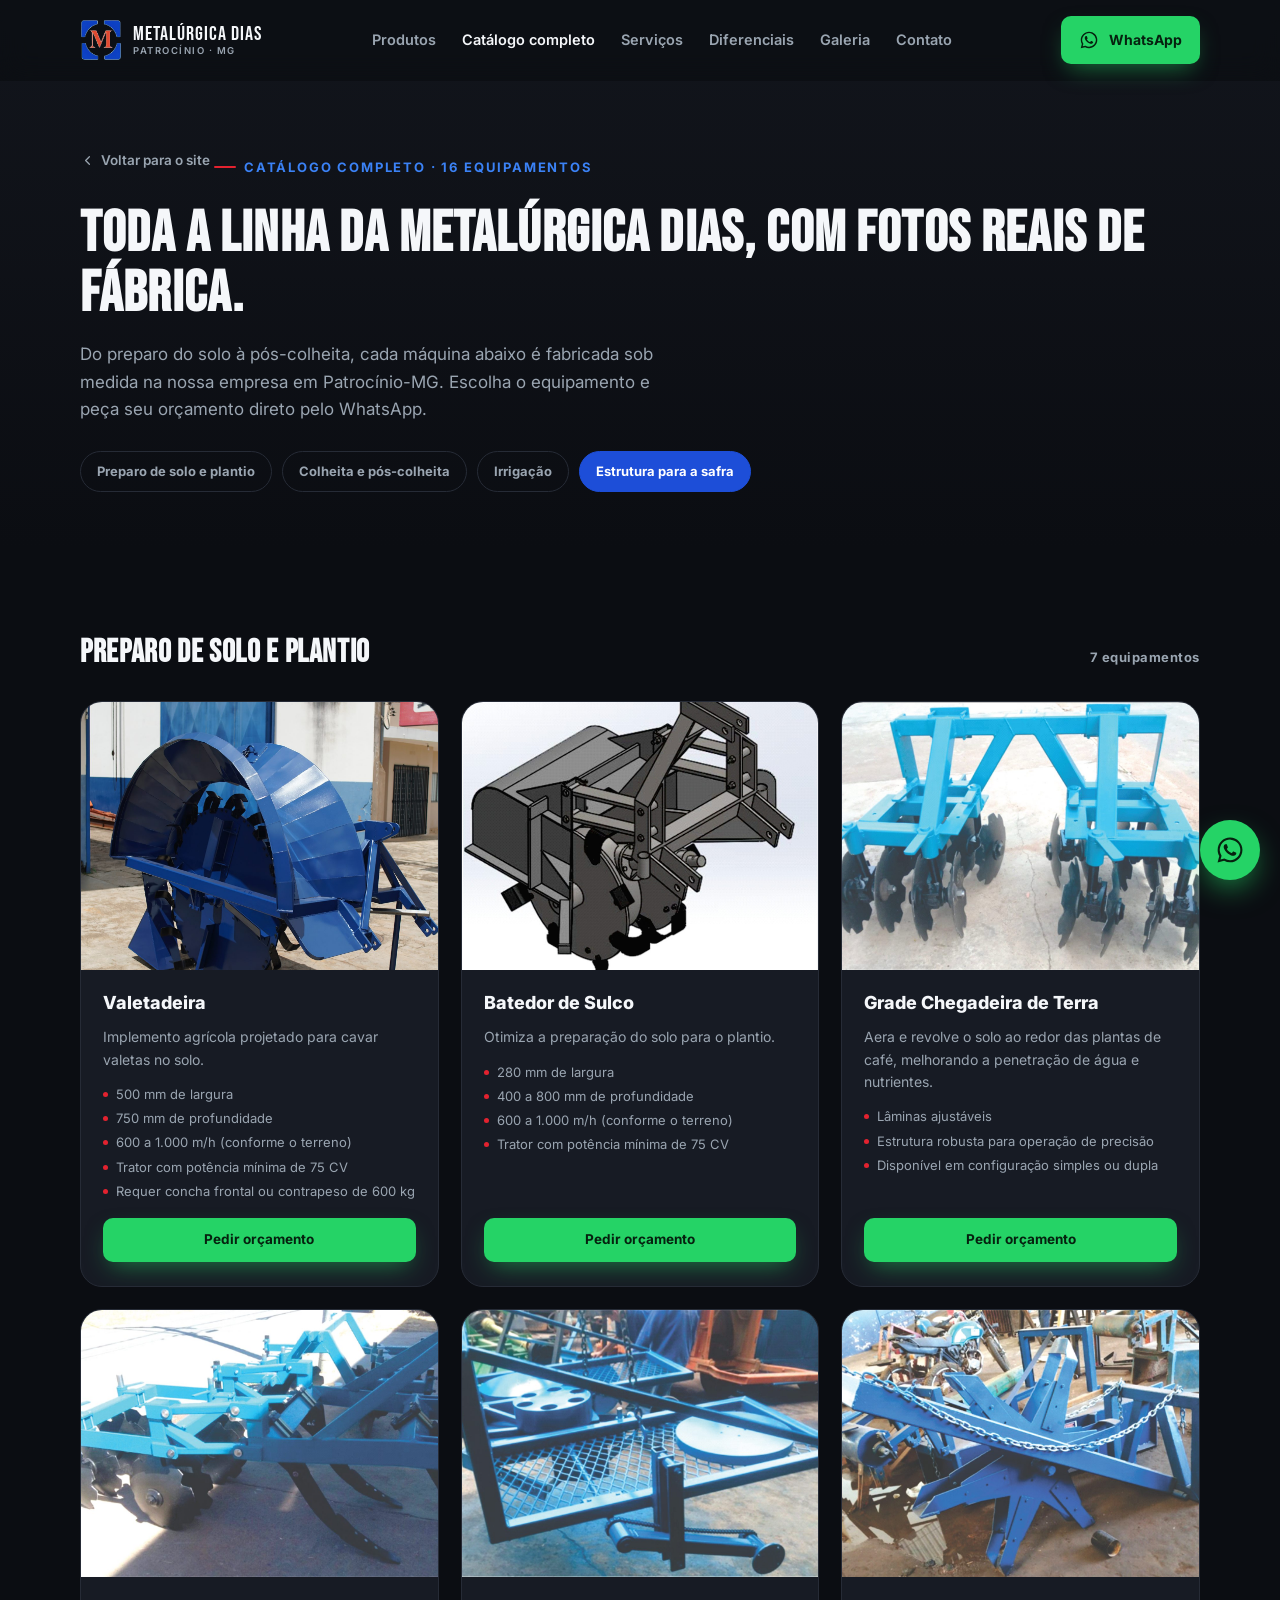
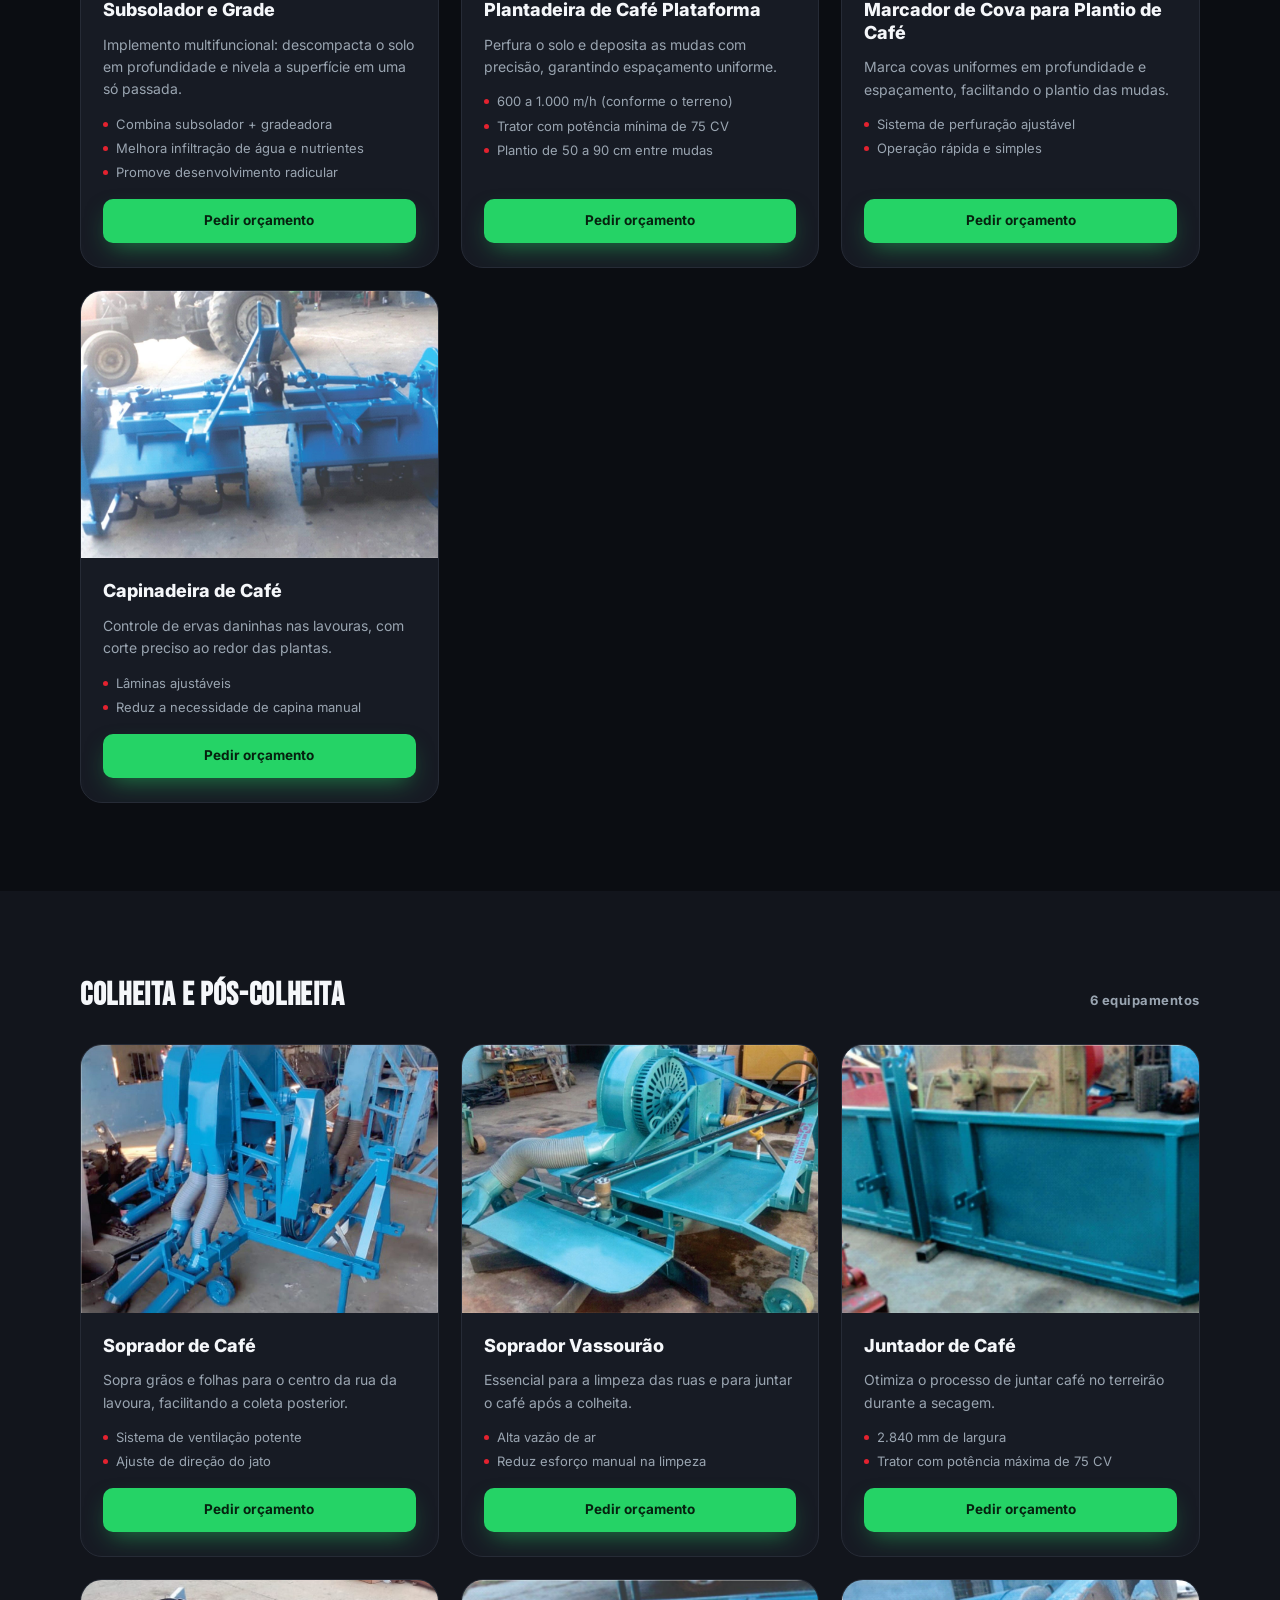
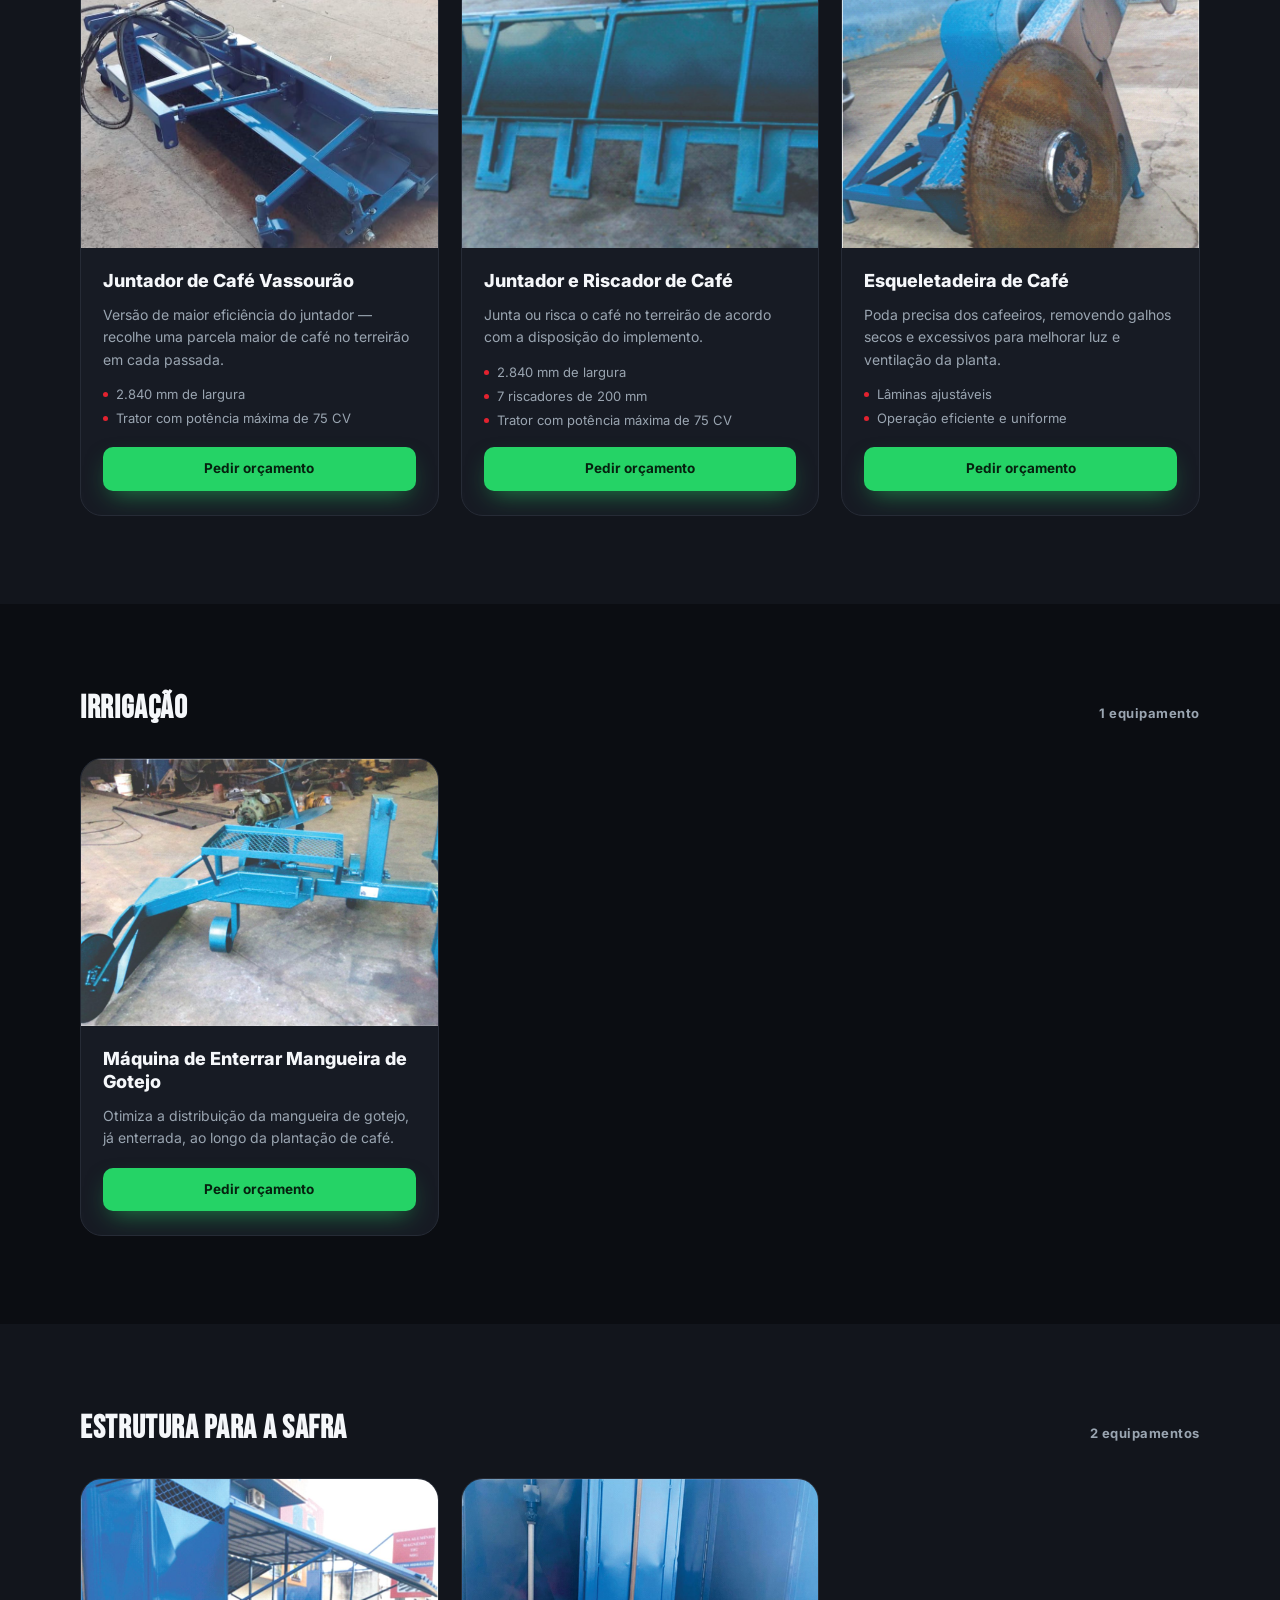
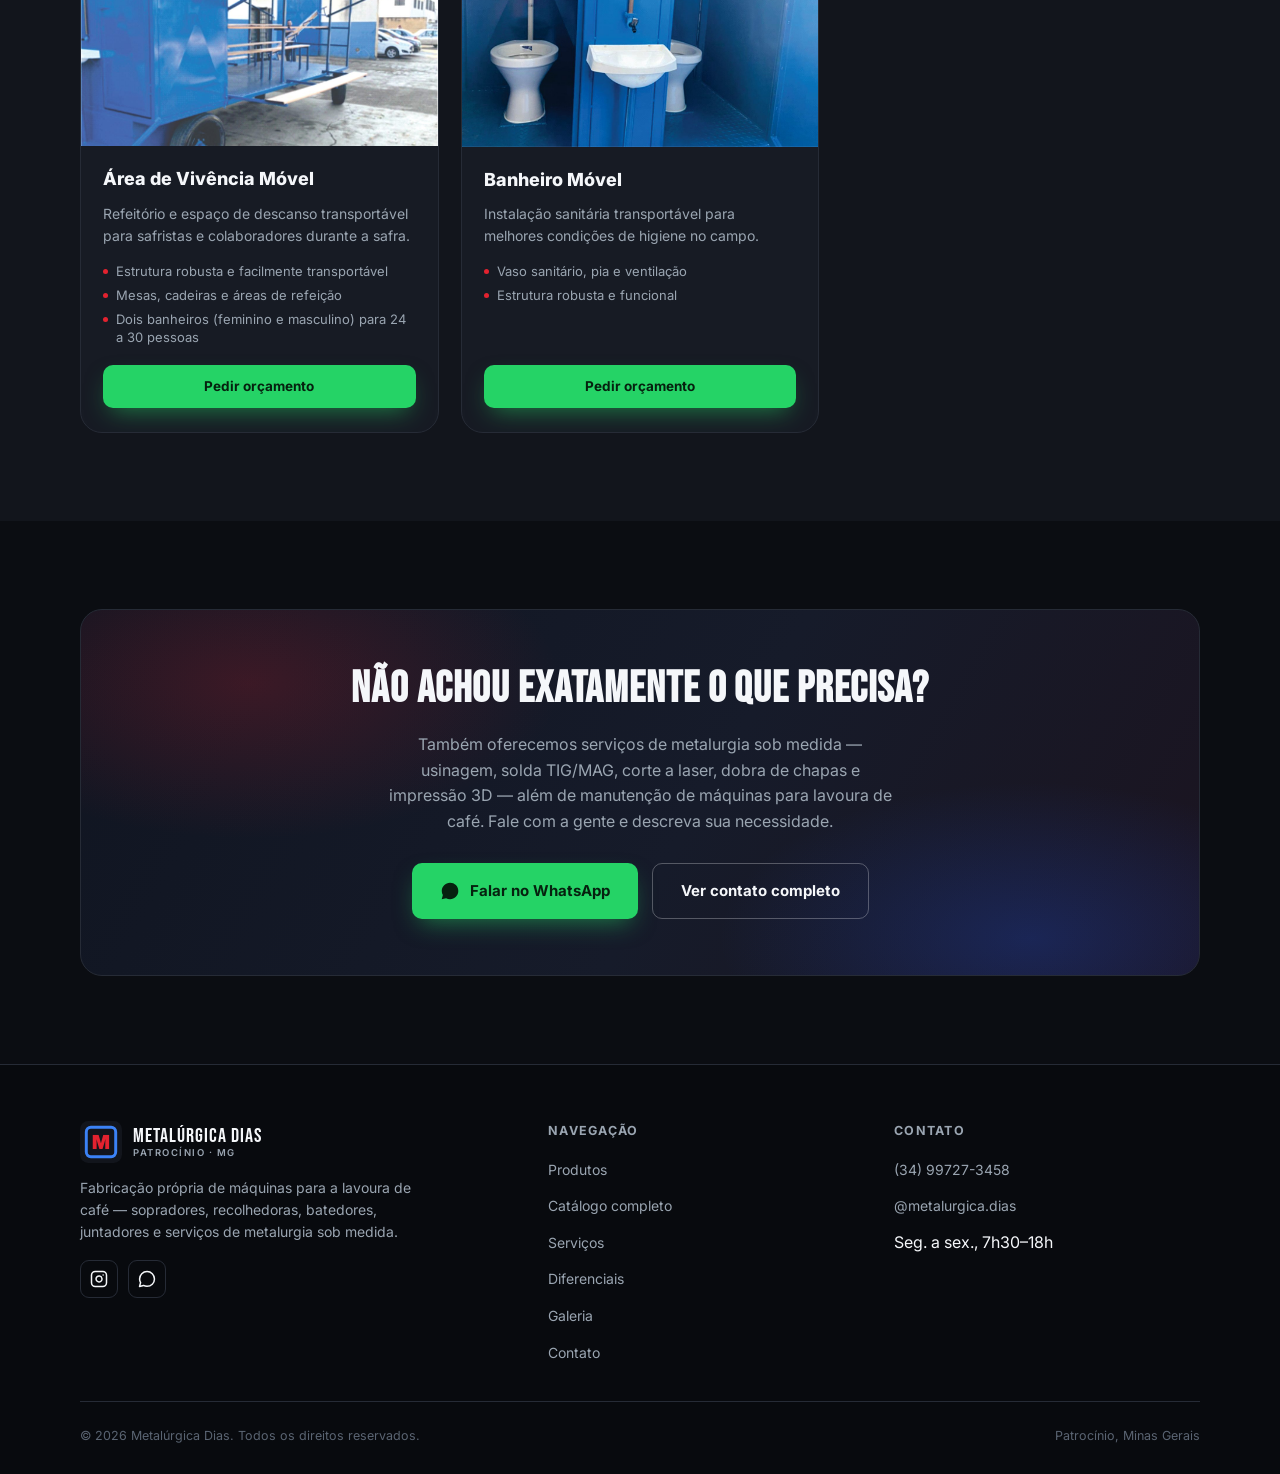
<file: catalogo.html>
<!DOCTYPE html>
<html lang="pt-BR">
<head>
<script>if('scrollRestoration' in history){history.scrollRestoration='manual';}</script>
<meta charset="UTF-8">
<meta name="viewport" content="width=device-width, initial-scale=1">
<title>Catálogo completo — Metalúrgica Dias | Máquinas para Café, Patrocínio-MG</title>
<meta name="description" content="Catálogo completo da Metalúrgica Dias: 16 equipamentos para preparo de solo, plantio, colheita e pós-colheita de café, irrigação e estrutura de safra. Fabricação própria em Patrocínio-MG.">
<link rel="canonical" href="https://rafaelsilva308.github.io/metalurgica-dias/catalogo.html">
<meta property="og:title" content="Catálogo completo — Metalúrgica Dias">
<meta property="og:description" content="16 equipamentos de fabricação própria para a lavoura de café, com fotos reais e especificações técnicas.">
<meta property="og:type" content="website">
<meta property="og:url" content="https://rafaelsilva308.github.io/metalurgica-dias/catalogo.html">
<meta property="og:locale" content="pt_BR">
<meta property="og:image" content="https://rafaelsilva308.github.io/metalurgica-dias/assets/og-catalogo.jpg">
<meta property="og:image:width" content="1200">
<meta property="og:image:height" content="630">
<meta name="twitter:card" content="summary_large_image">
<meta name="twitter:title" content="Catálogo completo — Metalúrgica Dias">
<meta name="twitter:description" content="16 equipamentos de fabricação própria para a lavoura de café, com fotos reais e especificações técnicas.">
<meta name="twitter:image" content="https://rafaelsilva308.github.io/metalurgica-dias/assets/og-catalogo.jpg">
<link rel="icon" type="image/png" href="assets/logo.png">
<link rel="preconnect" href="https://fonts.googleapis.com">
<link rel="preconnect" href="https://fonts.gstatic.com" crossorigin>
<link href="https://fonts.googleapis.com/css2?family=Bebas+Neue&family=Inter:wght@400;500;600;700;800&display=swap" rel="stylesheet">
<link rel="stylesheet" href="styles.css">
</head>
<body>
<a href="#main" class="skip-link">Pular para o conteúdo</a>

<header class="site-header" id="siteHeader">
  <div class="container header-inner">
    <a href="index.html#topo" class="brand" aria-label="Metalúrgica Dias — início">
      <img class="brand-mark" src="assets/logo.png" alt="" width="619" height="602">
      <span class="brand-word">METALÚRGICA DIAS<span>Patrocínio &middot; MG</span></span>
    </a>

    <nav class="main-nav" aria-label="Navegação principal">
      <ul>
        <li><a href="index.html#produtos">Produtos</a></li>
        <li><a href="catalogo.html" class="active">Catálogo completo</a></li>
        <li><a href="index.html#servicos">Serviços</a></li>
        <li><a href="index.html#diferenciais">Diferenciais</a></li>
        <li><a href="index.html#galeria">Galeria</a></li>
        <li><a href="index.html#contato">Contato</a></li>
      </ul>
    </nav>

    <div class="header-actions">
      <a class="btn btn-whatsapp" href="https://wa.me/5534997273458?text=Ol%C3%A1%2C%20vi%20o%20cat%C3%A1logo%20da%20Metal%C3%BArgica%20Dias%20e%20gostaria%20de%20um%20or%C3%A7amento." target="_blank" rel="noopener" aria-label="Falar no WhatsApp">
        <svg viewBox="0 0 24 24" fill="currentColor" aria-hidden="true"><path d="M12.04 2C6.58 2 2.13 6.45 2.13 11.91c0 1.75.46 3.46 1.32 4.97L2.05 22l5.25-1.38a9.9 9.9 0 0 0 4.74 1.2h.01c5.46 0 9.9-4.45 9.9-9.91 0-2.65-1.03-5.14-2.9-7.01A9.82 9.82 0 0 0 12.04 2zm0 18.13a8.2 8.2 0 0 1-4.19-1.15l-.3-.18-3.12.82.83-3.04-.2-.31a8.22 8.22 0 1 1 6.98 3.86zm4.5-6.16c-.25-.12-1.47-.72-1.69-.8-.23-.08-.4-.12-.56.13-.17.25-.65.8-.79.96-.15.17-.29.19-.54.06-.25-.12-1.05-.39-2-1.23a7.5 7.5 0 0 1-1.38-1.72c-.15-.25-.02-.38.11-.51.11-.11.25-.29.37-.44.12-.15.16-.25.24-.42.08-.17.04-.31-.02-.44-.06-.12-.56-1.34-.76-1.84-.2-.48-.4-.42-.56-.42h-.48c-.17 0-.44.06-.67.31-.23.25-.87.85-.87 2.08 0 1.22.89 2.41 1.01 2.57.12.17 1.75 2.67 4.24 3.74.59.26 1.05.41 1.41.52.59.19 1.13.16 1.56.1.48-.07 1.47-.6 1.68-1.18.21-.58.21-1.07.15-1.18-.06-.1-.23-.17-.48-.29z"/></svg>
        <span class="btn-label">WhatsApp</span>
      </a>
      <button class="nav-toggle" id="navToggle" aria-label="Abrir menu" aria-expanded="false" aria-controls="mobileNav">
        <svg viewBox="0 0 24 24" fill="none" stroke="currentColor" stroke-width="2" stroke-linecap="round" aria-hidden="true"><line x1="3" y1="6" x2="21" y2="6"/><line x1="3" y1="12" x2="21" y2="12"/><line x1="3" y1="18" x2="21" y2="18"/></svg>
      </button>
    </div>
  </div>
</header>

<nav class="mobile-nav" id="mobileNav" aria-label="Navegação móvel">
  <ul>
    <li><a href="index.html#produtos">Produtos</a></li>
    <li><a href="catalogo.html">Catálogo completo</a></li>
    <li><a href="index.html#servicos">Serviços</a></li>
    <li><a href="index.html#diferenciais">Diferenciais</a></li>
    <li><a href="index.html#galeria">Galeria</a></li>
    <li><a href="index.html#contato">Contato</a></li>
  </ul>
  <a class="btn btn-whatsapp btn-block" href="https://wa.me/5534997273458?text=Ol%C3%A1%2C%20vi%20o%20cat%C3%A1logo%20da%20Metal%C3%BArgica%20Dias%20e%20gostaria%20de%20um%20or%C3%A7amento." target="_blank" rel="noopener">
    <svg viewBox="0 0 24 24" fill="currentColor" aria-hidden="true"><path d="M12.04 2C6.58 2 2.13 6.45 2.13 11.91c0 1.75.46 3.46 1.32 4.97L2.05 22l5.25-1.38a9.9 9.9 0 0 0 4.74 1.2h.01c5.46 0 9.9-4.45 9.9-9.91 0-2.65-1.03-5.14-2.9-7.01A9.82 9.82 0 0 0 12.04 2z"/></svg>
    Falar no WhatsApp
  </a>
</nav>

<main id="main">
  <!-- CATALOG HERO -->
  <section class="cat-hero">
    <div class="container">
      <a href="index.html" class="cat-hero-back reveal">
        <svg viewBox="0 0 24 24" fill="none" stroke="currentColor" stroke-width="2" stroke-linecap="round" stroke-linejoin="round" aria-hidden="true"><polyline points="15 18 9 12 15 6"/></svg>
        Voltar para o site
      </a>
      <span class="eyebrow reveal">Catálogo completo &middot; 16 equipamentos</span>
      <h1 class="reveal" style="--rd:.05s">Toda a linha da Metalúrgica Dias, com fotos reais de fábrica.</h1>
      <p class="reveal" style="--rd:.1s">Do preparo do solo à pós-colheita, cada máquina abaixo é fabricada sob medida na nossa empresa em Patrocínio-MG. Escolha o equipamento e peça seu orçamento direto pelo WhatsApp.</p>
      <nav class="cat-jump reveal" style="--rd:.16s" aria-label="Ir para categoria">
        <a href="#preparo-solo">Preparo de solo e plantio</a>
        <a href="#colheita">Colheita e pós-colheita</a>
        <a href="#irrigacao">Irrigação</a>
        <a href="#estrutura">Estrutura para a safra</a>
      </nav>
    </div>
  </section>

  <!-- PREPARO DE SOLO E PLANTIO -->
  <section class="section-pad" id="preparo-solo">
    <div class="container">
      <div class="cat-section-head reveal">
        <h2>Preparo de solo e plantio</h2>
        <span class="cat-count"><span class="count-up" data-count-to="7">0</span> equipamentos</span>
      </div>

      <div class="catalog-grid">
        <article class="catalog-card reveal">
          <div class="catalog-card-media"><img src="assets/produtos/valetadeira.jpg" alt="Valetadeira da Metalúrgica Dias, foto real em frente à empresa" loading="lazy" width="1400" height="1864"></div>
          <div class="catalog-card-body">
            <h3>Valetadeira</h3>
            <p>Implemento agrícola projetado para cavar valetas no solo.</p>
            <ul class="catalog-specs">
              <li>500 mm de largura</li>
              <li>750 mm de profundidade</li>
              <li>600 a 1.000 m/h (conforme o terreno)</li>
              <li>Trator com potência mínima de 75 CV</li>
              <li>Requer concha frontal ou contrapeso de 600 kg</li>
            </ul>
            <div class="catalog-card-cta">
              <a class="btn btn-whatsapp btn-sm btn-block" href="https://wa.me/5534997273458?text=Ol%C3%A1%2C%20tenho%20interesse%20na%20VALETADEIRA%20do%20cat%C3%A1logo." target="_blank" rel="noopener">Pedir orçamento</a>
            </div>
          </div>
        </article>

        <article class="catalog-card reveal">
          <div class="catalog-card-media"><img src="assets/produtos/batedor-de-sulco.jpg" alt="Batedor de sulco da Metalúrgica Dias" loading="lazy" width="1400" height="1185"></div>
          <div class="catalog-card-body">
            <h3>Batedor de Sulco</h3>
            <p>Otimiza a preparação do solo para o plantio.</p>
            <ul class="catalog-specs">
              <li>280 mm de largura</li>
              <li>400 a 800 mm de profundidade</li>
              <li>600 a 1.000 m/h (conforme o terreno)</li>
              <li>Trator com potência mínima de 75 CV</li>
            </ul>
            <div class="catalog-card-cta">
              <a class="btn btn-whatsapp btn-sm btn-block" href="https://wa.me/5534997273458?text=Ol%C3%A1%2C%20tenho%20interesse%20no%20BATEDOR%20DE%20SULCO%20do%20cat%C3%A1logo." target="_blank" rel="noopener">Pedir orçamento</a>
            </div>
          </div>
        </article>

        <article class="catalog-card reveal">
          <div class="catalog-card-media"><img src="assets/produtos/grade-chegadeira-terra-2.jpg" alt="Grade chegadeira de terra da Metalúrgica Dias" loading="lazy" width="1400" height="916"></div>
          <div class="catalog-card-body">
            <h3>Grade Chegadeira de Terra</h3>
            <p>Aera e revolve o solo ao redor das plantas de café, melhorando a penetração de água e nutrientes.</p>
            <ul class="catalog-specs">
              <li>Lâminas ajustáveis</li>
              <li>Estrutura robusta para operação de precisão</li>
              <li>Disponível em configuração simples ou dupla</li>
            </ul>
            <div class="catalog-card-cta">
              <a class="btn btn-whatsapp btn-sm btn-block" href="https://wa.me/5534997273458?text=Ol%C3%A1%2C%20tenho%20interesse%20na%20GRADE%20CHEGADEIRA%20DE%20TERRA%20do%20cat%C3%A1logo." target="_blank" rel="noopener">Pedir orçamento</a>
            </div>
          </div>
        </article>

        <article class="catalog-card reveal">
          <div class="catalog-card-media"><img src="assets/produtos/subsolador-grade.jpg" alt="Subsolador e grade da Metalúrgica Dias" loading="lazy" width="1400" height="839"></div>
          <div class="catalog-card-body">
            <h3>Subsolador e Grade</h3>
            <p>Implemento multifuncional: descompacta o solo em profundidade e nivela a superfície em uma só passada.</p>
            <ul class="catalog-specs">
              <li>Combina subsolador + gradeadora</li>
              <li>Melhora infiltração de água e nutrientes</li>
              <li>Promove desenvolvimento radicular</li>
            </ul>
            <div class="catalog-card-cta">
              <a class="btn btn-whatsapp btn-sm btn-block" href="https://wa.me/5534997273458?text=Ol%C3%A1%2C%20tenho%20interesse%20no%20SUBSOLADOR%20E%20GRADE%20do%20cat%C3%A1logo." target="_blank" rel="noopener">Pedir orçamento</a>
            </div>
          </div>
        </article>

        <article class="catalog-card reveal">
          <div class="catalog-card-media"><img src="assets/produtos/plantadeira-cafe-plataforma.jpg" alt="Plantadeira de café plataforma da Metalúrgica Dias" loading="lazy" width="1400" height="846"></div>
          <div class="catalog-card-body">
            <h3>Plantadeira de Café Plataforma</h3>
            <p>Perfura o solo e deposita as mudas com precisão, garantindo espaçamento uniforme.</p>
            <ul class="catalog-specs">
              <li>600 a 1.000 m/h (conforme o terreno)</li>
              <li>Trator com potência mínima de 75 CV</li>
              <li>Plantio de 50 a 90 cm entre mudas</li>
            </ul>
            <div class="catalog-card-cta">
              <a class="btn btn-whatsapp btn-sm btn-block" href="https://wa.me/5534997273458?text=Ol%C3%A1%2C%20tenho%20interesse%20na%20PLANTADEIRA%20DE%20CAF%C3%89%20PLATAFORMA%20do%20cat%C3%A1logo." target="_blank" rel="noopener">Pedir orçamento</a>
            </div>
          </div>
        </article>

        <article class="catalog-card reveal">
          <div class="catalog-card-media"><img src="assets/produtos/marcador-cova-plantio.jpg" alt="Marcador de cova para plantio de café da Metalúrgica Dias" loading="lazy" width="1400" height="915"></div>
          <div class="catalog-card-body">
            <h3>Marcador de Cova para Plantio de Café</h3>
            <p>Marca covas uniformes em profundidade e espaçamento, facilitando o plantio das mudas.</p>
            <ul class="catalog-specs">
              <li>Sistema de perfuração ajustável</li>
              <li>Operação rápida e simples</li>
            </ul>
            <div class="catalog-card-cta">
              <a class="btn btn-whatsapp btn-sm btn-block" href="https://wa.me/5534997273458?text=Ol%C3%A1%2C%20tenho%20interesse%20no%20MARCADOR%20DE%20COVA%20do%20cat%C3%A1logo." target="_blank" rel="noopener">Pedir orçamento</a>
            </div>
          </div>
        </article>

        <article class="catalog-card reveal">
          <div class="catalog-card-media"><img src="assets/produtos/capinadeira-cafe.jpg" alt="Capinadeira de café da Metalúrgica Dias" loading="lazy" width="1400" height="916"></div>
          <div class="catalog-card-body">
            <h3>Capinadeira de Café</h3>
            <p>Controle de ervas daninhas nas lavouras, com corte preciso ao redor das plantas.</p>
            <ul class="catalog-specs">
              <li>Lâminas ajustáveis</li>
              <li>Reduz a necessidade de capina manual</li>
            </ul>
            <div class="catalog-card-cta">
              <a class="btn btn-whatsapp btn-sm btn-block" href="https://wa.me/5534997273458?text=Ol%C3%A1%2C%20tenho%20interesse%20na%20CAPINADEIRA%20DE%20CAF%C3%89%20do%20cat%C3%A1logo." target="_blank" rel="noopener">Pedir orçamento</a>
            </div>
          </div>
        </article>
      </div>
    </div>
  </section>

  <!-- COLHEITA E PÓS-COLHEITA -->
  <section class="section-pad alt-section" id="colheita">
    <div class="container">
      <div class="cat-section-head reveal">
        <h2>Colheita e pós-colheita</h2>
        <span class="cat-count"><span class="count-up" data-count-to="6">0</span> equipamentos</span>
      </div>

      <div class="catalog-grid">
        <article class="catalog-card reveal">
          <div class="catalog-card-media"><img src="assets/produtos/soprador-de-cafe.jpg" alt="Soprador de café da Metalúrgica Dias" loading="lazy" width="1400" height="1226"></div>
          <div class="catalog-card-body">
            <h3>Soprador de Café</h3>
            <p>Sopra grãos e folhas para o centro da rua da lavoura, facilitando a coleta posterior.</p>
            <ul class="catalog-specs">
              <li>Sistema de ventilação potente</li>
              <li>Ajuste de direção do jato</li>
            </ul>
            <div class="catalog-card-cta">
              <a class="btn btn-whatsapp btn-sm btn-block" href="https://wa.me/5534997273458?text=Ol%C3%A1%2C%20tenho%20interesse%20no%20SOPRADOR%20DE%20CAF%C3%89%20do%20cat%C3%A1logo." target="_blank" rel="noopener">Pedir orçamento</a>
            </div>
          </div>
        </article>

        <article class="catalog-card reveal">
          <div class="catalog-card-media"><img src="assets/produtos/soprador-vassourao.jpg" alt="Soprador vassourão da Metalúrgica Dias" loading="lazy" width="1400" height="915"></div>
          <div class="catalog-card-body">
            <h3>Soprador Vassourão</h3>
            <p>Essencial para a limpeza das ruas e para juntar o café após a colheita.</p>
            <ul class="catalog-specs">
              <li>Alta vazão de ar</li>
              <li>Reduz esforço manual na limpeza</li>
            </ul>
            <div class="catalog-card-cta">
              <a class="btn btn-whatsapp btn-sm btn-block" href="https://wa.me/5534997273458?text=Ol%C3%A1%2C%20tenho%20interesse%20no%20SOPRADOR%20VASSOUR%C3%83O%20do%20cat%C3%A1logo." target="_blank" rel="noopener">Pedir orçamento</a>
            </div>
          </div>
        </article>

        <article class="catalog-card reveal">
          <div class="catalog-card-media"><img src="assets/produtos/juntador-de-cafe.jpg" alt="Juntador de café da Metalúrgica Dias" loading="lazy" width="1400" height="709"></div>
          <div class="catalog-card-body">
            <h3>Juntador de Café</h3>
            <p>Otimiza o processo de juntar café no terreirão durante a secagem.</p>
            <ul class="catalog-specs">
              <li>2.840 mm de largura</li>
              <li>Trator com potência máxima de 75 CV</li>
            </ul>
            <div class="catalog-card-cta">
              <a class="btn btn-whatsapp btn-sm btn-block" href="https://wa.me/5534997273458?text=Ol%C3%A1%2C%20tenho%20interesse%20no%20JUNTADOR%20DE%20CAF%C3%89%20do%20cat%C3%A1logo." target="_blank" rel="noopener">Pedir orçamento</a>
            </div>
          </div>
        </article>

        <article class="catalog-card reveal">
          <div class="catalog-card-media"><img src="assets/produtos/juntador-cafe-vassourao.jpg" alt="Juntador de café vassourão da Metalúrgica Dias" loading="lazy" width="1073" height="563"></div>
          <div class="catalog-card-body">
            <h3>Juntador de Café Vassourão</h3>
            <p>Versão de maior eficiência do juntador — recolhe uma parcela maior de café no terreirão em cada passada.</p>
            <ul class="catalog-specs">
              <li>2.840 mm de largura</li>
              <li>Trator com potência máxima de 75 CV</li>
            </ul>
            <div class="catalog-card-cta">
              <a class="btn btn-whatsapp btn-sm btn-block" href="https://wa.me/5534997273458?text=Ol%C3%A1%2C%20tenho%20interesse%20no%20JUNTADOR%20DE%20CAF%C3%89%20VASSOUR%C3%83O%20do%20cat%C3%A1logo." target="_blank" rel="noopener">Pedir orçamento</a>
            </div>
          </div>
        </article>

        <article class="catalog-card reveal">
          <div class="catalog-card-media"><img src="assets/produtos/juntador-riscador-cafe.jpg" alt="Juntador e riscador de café da Metalúrgica Dias" loading="lazy" width="1400" height="629"></div>
          <div class="catalog-card-body">
            <h3>Juntador e Riscador de Café</h3>
            <p>Junta ou risca o café no terreirão de acordo com a disposição do implemento.</p>
            <ul class="catalog-specs">
              <li>2.840 mm de largura</li>
              <li>7 riscadores de 200 mm</li>
              <li>Trator com potência máxima de 75 CV</li>
            </ul>
            <div class="catalog-card-cta">
              <a class="btn btn-whatsapp btn-sm btn-block" href="https://wa.me/5534997273458?text=Ol%C3%A1%2C%20tenho%20interesse%20no%20JUNTADOR%20E%20RISCADOR%20DE%20CAF%C3%89%20do%20cat%C3%A1logo." target="_blank" rel="noopener">Pedir orçamento</a>
            </div>
          </div>
        </article>

        <article class="catalog-card reveal">
          <div class="catalog-card-media"><img src="assets/produtos/esqueletadeira-cafe.jpg" alt="Esqueletadeira de café da Metalúrgica Dias" loading="lazy" width="1400" height="1609"></div>
          <div class="catalog-card-body">
            <h3>Esqueletadeira de Café</h3>
            <p>Poda precisa dos cafeeiros, removendo galhos secos e excessivos para melhorar luz e ventilação da planta.</p>
            <ul class="catalog-specs">
              <li>Lâminas ajustáveis</li>
              <li>Operação eficiente e uniforme</li>
            </ul>
            <div class="catalog-card-cta">
              <a class="btn btn-whatsapp btn-sm btn-block" href="https://wa.me/5534997273458?text=Ol%C3%A1%2C%20tenho%20interesse%20na%20ESQUELETADEIRA%20DE%20CAF%C3%89%20do%20cat%C3%A1logo." target="_blank" rel="noopener">Pedir orçamento</a>
            </div>
          </div>
        </article>
      </div>
    </div>
  </section>

  <!-- IRRIGAÇÃO -->
  <section class="section-pad" id="irrigacao">
    <div class="container">
      <div class="cat-section-head reveal">
        <h2>Irrigação</h2>
        <span class="cat-count"><span class="count-up" data-count-to="1">0</span> equipamento</span>
      </div>

      <div class="catalog-grid">
        <article class="catalog-card reveal">
          <div class="catalog-card-media"><img src="assets/produtos/maquina-enterrar-mangueira.jpg" alt="Máquina de enterrar mangueira de gotejo da Metalúrgica Dias" loading="lazy" width="1400" height="863"></div>
          <div class="catalog-card-body">
            <h3>Máquina de Enterrar Mangueira de Gotejo</h3>
            <p>Otimiza a distribuição da mangueira de gotejo, já enterrada, ao longo da plantação de café.</p>
            <div class="catalog-card-cta">
              <a class="btn btn-whatsapp btn-sm btn-block" href="https://wa.me/5534997273458?text=Ol%C3%A1%2C%20tenho%20interesse%20na%20M%C3%81QUINA%20DE%20ENTERRAR%20MANGUEIRA%20DE%20GOTEJO%20do%20cat%C3%A1logo." target="_blank" rel="noopener">Pedir orçamento</a>
            </div>
          </div>
        </article>
      </div>
    </div>
  </section>

  <!-- ESTRUTURA PARA A SAFRA -->
  <section class="section-pad alt-section" id="estrutura">
    <div class="container">
      <div class="cat-section-head reveal">
        <h2>Estrutura para a safra</h2>
        <span class="cat-count"><span class="count-up" data-count-to="2">0</span> equipamentos</span>
      </div>

      <div class="catalog-grid">
        <article class="catalog-card reveal">
          <div class="catalog-card-media"><img src="assets/produtos/area-vivencia-movel-a.jpg" alt="Área de vivência móvel da Metalúrgica Dias, com bancos e cobertura" loading="lazy" width="1201" height="1139"></div>
          <div class="catalog-card-body">
            <h3>Área de Vivência Móvel</h3>
            <p>Refeitório e espaço de descanso transportável para safristas e colaboradores durante a safra.</p>
            <ul class="catalog-specs">
              <li>Estrutura robusta e facilmente transportável</li>
              <li>Mesas, cadeiras e áreas de refeição</li>
              <li>Dois banheiros (feminino e masculino) para 24 a 30 pessoas</li>
            </ul>
            <div class="catalog-card-cta">
              <a class="btn btn-whatsapp btn-sm btn-block" href="https://wa.me/5534997273458?text=Ol%C3%A1%2C%20tenho%20interesse%20na%20%C3%81REA%20DE%20VIV%C3%8ANCIA%20M%C3%93VEL%20do%20cat%C3%A1logo." target="_blank" rel="noopener">Pedir orçamento</a>
            </div>
          </div>
        </article>

        <article class="catalog-card reveal">
          <div class="catalog-card-media"><img src="assets/produtos/banheiro-movel.jpg" alt="Banheiro móvel da Metalúrgica Dias" loading="lazy" width="1400" height="916"></div>
          <div class="catalog-card-body">
            <h3>Banheiro Móvel</h3>
            <p>Instalação sanitária transportável para melhores condições de higiene no campo.</p>
            <ul class="catalog-specs">
              <li>Vaso sanitário, pia e ventilação</li>
              <li>Estrutura robusta e funcional</li>
            </ul>
            <div class="catalog-card-cta">
              <a class="btn btn-whatsapp btn-sm btn-block" href="https://wa.me/5534997273458?text=Ol%C3%A1%2C%20tenho%20interesse%20no%20BANHEIRO%20M%C3%93VEL%20do%20cat%C3%A1logo." target="_blank" rel="noopener">Pedir orçamento</a>
            </div>
          </div>
        </article>
      </div>
    </div>
  </section>

  <!-- CTA BANNER -->
  <section class="section-pad">
    <div class="container">
      <div class="cta-banner reveal">
        <h2>Não achou exatamente o que precisa?</h2>
        <p>Também oferecemos serviços de metalurgia sob medida — usinagem, solda TIG/MAG, corte a laser, dobra de chapas e impressão 3D — além de manutenção de máquinas para lavoura de café. Fale com a gente e descreva sua necessidade.</p>
        <div class="cta-actions">
          <a class="btn btn-whatsapp" href="https://wa.me/5534997273458?text=Ol%C3%A1%2C%20preciso%20de%20uma%20m%C3%A1quina%20sob%20medida%20que%20n%C3%A3o%20vi%20no%20cat%C3%A1logo." target="_blank" rel="noopener">
            <svg viewBox="0 0 24 24" fill="currentColor" aria-hidden="true"><path d="M12.04 2C6.58 2 2.13 6.45 2.13 11.91c0 1.75.46 3.46 1.32 4.97L2.05 22l5.25-1.38a9.9 9.9 0 0 0 4.74 1.2h.01c5.46 0 9.9-4.45 9.9-9.91 0-2.65-1.03-5.14-2.9-7.01A9.82 9.82 0 0 0 12.04 2z"/></svg>
            Falar no WhatsApp
          </a>
          <a class="btn btn-outline" href="index.html#contato">
            Ver contato completo
          </a>
        </div>
      </div>
    </div>
  </section>
</main>

<footer class="site-footer">
  <div class="container">
    <div class="footer-grid">
      <div class="footer-brand">
        <a href="index.html#topo" class="brand" aria-label="Metalúrgica Dias — início">
          <svg class="brand-mark" viewBox="0 0 100 100" fill="none" aria-hidden="true">
            <rect width="100" height="100" rx="20" fill="#12151C"/>
            <rect x="15" y="15" width="70" height="70" rx="11" stroke="#3B82F6" stroke-width="7"/>
            <text x="50" y="67" font-family="Arial Black, Inter, sans-serif" font-weight="900" font-size="46" fill="#E3222F" text-anchor="middle">M</text>
          </svg>
          <span class="brand-word">METALÚRGICA DIAS<span>Patrocínio &middot; MG</span></span>
        </a>
        <p>Fabricação própria de máquinas para a lavoura de café — sopradores, recolhedoras, batedores, juntadores e serviços de metalurgia sob medida.</p>
        <div class="footer-social">
          <a href="https://instagram.com/metalurgica.dias" target="_blank" rel="noopener" aria-label="Instagram da Metalúrgica Dias">
            <svg viewBox="0 0 24 24" fill="none" stroke="currentColor" stroke-width="2" stroke-linecap="round" stroke-linejoin="round" aria-hidden="true"><rect x="2" y="2" width="20" height="20" rx="5"/><path d="M16 11.37A4 4 0 1 1 12.63 8 4 4 0 0 1 16 11.37z"/><line x1="17.5" y1="6.5" x2="17.5" y2="6.5"/></svg>
          </a>
          <a href="https://wa.me/5534997273458" target="_blank" rel="noopener" aria-label="WhatsApp da Metalúrgica Dias">
            <svg viewBox="0 0 24 24" fill="none" stroke="currentColor" stroke-width="2" stroke-linecap="round" stroke-linejoin="round" aria-hidden="true"><path d="M12.04 2C6.58 2 2.13 6.45 2.13 11.91c0 1.75.46 3.46 1.32 4.97L2.05 22l5.25-1.38a9.9 9.9 0 0 0 4.74 1.2h.01c5.46 0 9.9-4.45 9.9-9.91 0-2.65-1.03-5.14-2.9-7.01A9.82 9.82 0 0 0 12.04 2z"/></svg>
          </a>
        </div>
      </div>

      <div class="footer-col">
        <h5>Navegação</h5>
        <ul>
          <li><a href="index.html#produtos">Produtos</a></li>
          <li><a href="catalogo.html">Catálogo completo</a></li>
          <li><a href="index.html#servicos">Serviços</a></li>
          <li><a href="index.html#diferenciais">Diferenciais</a></li>
          <li><a href="index.html#galeria">Galeria</a></li>
          <li><a href="index.html#contato">Contato</a></li>
        </ul>
      </div>

      <div class="footer-col">
        <h5>Contato</h5>
        <ul>
          <li><a href="https://wa.me/5534997273458" target="_blank" rel="noopener">(34) 99727-3458</a></li>
          <li><a href="https://instagram.com/metalurgica.dias" target="_blank" rel="noopener">@metalurgica.dias</a></li>
          <li>Seg. a sex., 7h30–18h</li>
        </ul>
      </div>
    </div>

    <div class="footer-bottom">
      <span>&copy; 2026 Metalúrgica Dias. Todos os direitos reservados.</span>
      <span>Patrocínio, Minas Gerais</span>
    </div>
  </div>
</footer>

<a class="float-wa" href="https://wa.me/5534997273458?text=Ol%C3%A1%2C%20vi%20o%20cat%C3%A1logo%20e%20gostaria%20de%20um%20or%C3%A7amento." target="_blank" rel="noopener" aria-label="Falar no WhatsApp">
  <svg viewBox="0 0 24 24" fill="currentColor" aria-hidden="true"><path d="M12.04 2C6.58 2 2.13 6.45 2.13 11.91c0 1.75.46 3.46 1.32 4.97L2.05 22l5.25-1.38a9.9 9.9 0 0 0 4.74 1.2h.01c5.46 0 9.9-4.45 9.9-9.91 0-2.65-1.03-5.14-2.9-7.01A9.82 9.82 0 0 0 12.04 2zm0 18.13a8.2 8.2 0 0 1-4.19-1.15l-.3-.18-3.12.82.83-3.04-.2-.31a8.22 8.22 0 1 1 6.98 3.86zm4.5-6.16c-.25-.12-1.47-.72-1.69-.8-.23-.08-.4-.12-.56.13-.17.25-.65.8-.79.96-.15.17-.29.19-.54.06-.25-.12-1.05-.39-2-1.23a7.5 7.5 0 0 1-1.38-1.72c-.15-.25-.02-.38.11-.51.11-.11.25-.29.37-.44.12-.15.16-.25.24-.42.08-.17.04-.31-.02-.44-.06-.12-.56-1.34-.76-1.84-.2-.48-.4-.42-.56-.42h-.48c-.17 0-.44.06-.67.31-.23.25-.87.85-.87 2.08 0 1.22.89 2.41 1.01 2.57.12.17 1.75 2.67 4.24 3.74.59.26 1.05.41 1.41.52.59.19 1.13.16 1.56.1.48-.07 1.47-.6 1.68-1.18.21-.58.21-1.07.15-1.18-.06-.1-.23-.17-.48-.29z"/></svg>
</a>

<script>
(function(){
  // Sempre que a página for recarregada (F5/atualizar), volta pro topo em vez de manter a posição de scroll ou pular pra âncora da URL
  try {
    var navEntry = performance.getEntriesByType && performance.getEntriesByType('navigation')[0];
    var isReload = (navEntry && navEntry.type === 'reload') || (performance.navigation && performance.navigation.type === 1);
    if(isReload){
      window.scrollTo(0, 0);
      window.addEventListener('load', function(){ window.scrollTo(0, 0); });
    }
  } catch(e) {}

  var header = document.getElementById('siteHeader');
  var onScroll = function(){
    header.classList.toggle('scrolled', window.scrollY > 12);
  };
  document.addEventListener('scroll', onScroll, { passive: true });
  onScroll();

  var toggle = document.getElementById('navToggle');
  var mobileNav = document.getElementById('mobileNav');
  function closeMenu(){
    mobileNav.classList.remove('open');
    toggle.setAttribute('aria-expanded', 'false');
    document.body.style.overflow = '';
  }
  toggle.addEventListener('click', function(){
    var open = mobileNav.classList.toggle('open');
    toggle.setAttribute('aria-expanded', String(open));
    document.body.style.overflow = open ? 'hidden' : '';
  });
  mobileNav.querySelectorAll('a').forEach(function(a){
    a.addEventListener('click', closeMenu);
  });

  var reduceMotion = window.matchMedia('(prefers-reduced-motion: reduce)').matches;
  if('IntersectionObserver' in window && !reduceMotion){
    var io = new IntersectionObserver(function(entries){
      entries.forEach(function(entry){
        if(entry.isIntersecting){
          entry.target.classList.add('in');
          io.unobserve(entry.target);
        }
      });
    }, { threshold: 0.14 });
    document.querySelectorAll('.reveal').forEach(function(el){ io.observe(el); });
  } else {
    document.querySelectorAll('.reveal').forEach(function(el){ el.classList.add('in'); });
  }

  function animateCount(el){
    var target = parseInt(el.getAttribute('data-count-to'), 10);
    if(isNaN(target)) return;
    var duration = 900, start = null;
    function step(ts){
      if(!start) start = ts;
      var progress = Math.min((ts - start) / duration, 1);
      var eased = 1 - Math.pow(1 - progress, 3);
      el.textContent = Math.round(eased * target);
      if(progress < 1) requestAnimationFrame(step);
      else el.textContent = target;
    }
    requestAnimationFrame(step);
  }
  var countEls = document.querySelectorAll('.count-up');
  if(countEls.length){
    if('IntersectionObserver' in window && !reduceMotion){
      var countIO = new IntersectionObserver(function(entries){
        entries.forEach(function(entry){
          if(entry.isIntersecting){
            animateCount(entry.target);
            countIO.unobserve(entry.target);
          }
        });
      }, { threshold: 0.6 });
      countEls.forEach(function(el){ countIO.observe(el); });
    } else {
      countEls.forEach(function(el){ el.textContent = el.getAttribute('data-count-to'); });
    }
  }

  var jumpLinks = document.querySelectorAll('.cat-jump a');
  var catSections = document.querySelectorAll('#preparo-solo, #colheita, #irrigacao, #estrutura');
  if(jumpLinks.length && catSections.length && 'IntersectionObserver' in window){
    var spyIO = new IntersectionObserver(function(entries){
      entries.forEach(function(entry){
        if(entry.isIntersecting){
          jumpLinks.forEach(function(a){
            a.classList.toggle('active', a.getAttribute('href') === '#' + entry.target.id);
          });
        }
      });
    }, { rootMargin: '-45% 0px -50% 0px', threshold: 0 });
    catSections.forEach(function(sec){ spyIO.observe(sec); });
  }
})();
</script>
</body>
</html>
</file>
<file: styles.css>
:root{
  --bg:#0B0D12;
  --bg-alt:#12151C;
  --surface:#171B24;
  --surface-2:#1D222D;
  --border:#262B36;
  --text:#F5F7FA;
  --text-muted:#9AA5B1;
  --light:#F7F8FA;
  --light-alt:#EFF1F4;
  --dark-text:#12151C;
  --dark-muted:#5B6472;
  --border-light:#E3E6EB;
  --primary:#1D4ED8;
  --primary-light:#3B82F6;
  --accent:#E3222F;
  --accent-dark:#B91324;
  --whatsapp:#25D366;
  --whatsapp-dark:#1DA851;
  --radius:14px;
  --radius-lg:22px;
  --shadow-sm:0 1px 2px rgba(0,0,0,.3);
  --shadow-md:0 8px 24px rgba(0,0,0,.35);
  --shadow-lg:0 24px 60px rgba(0,0,0,.45);
  --ease:cubic-bezier(.22,.61,.36,1);
}

*,*::before,*::after{box-sizing:border-box;margin:0;padding:0}
html{scroll-behavior:smooth}
@media (prefers-reduced-motion: reduce){
  html{scroll-behavior:auto}
  *,*::before,*::after{animation-duration:.01ms !important;animation-iteration-count:1 !important;transition-duration:.01ms !important;scroll-behavior:auto !important}
}
body{
  font-family:'Inter',system-ui,-apple-system,sans-serif;
  background:var(--bg);
  color:var(--text);
  line-height:1.6;
  -webkit-font-smoothing:antialiased;
  overflow-x:hidden;
}
img,svg{display:block;max-width:100%}
a{color:inherit;text-decoration:none}
ul{list-style:none}
button{font:inherit;cursor:pointer;border:none;background:none;color:inherit}
.container{max-width:1200px;margin:0 auto;padding:0 24px}
@media(min-width:768px){.container{padding:0 40px}}
@media(max-width:479px){.container{padding:0 16px}}

h1,h2,h3,.display{
  font-family:'Bebas Neue',sans-serif;
  letter-spacing:.02em;
  line-height:1.05;
  text-transform:uppercase;
}
.eyebrow{
  display:inline-flex;align-items:center;gap:8px;
  font-size:13px;font-weight:700;letter-spacing:.14em;text-transform:uppercase;
  color:var(--primary-light);
}
.eyebrow::before{content:'';width:22px;height:2px;background:var(--accent);border-radius:2px;flex:none}

section{position:relative}
.section-pad{padding:88px 0}
@media(max-width:767px){.section-pad{padding:64px 0}}
.light-section{background:var(--light);color:var(--dark-text)}
.light-section .text-muted{color:var(--dark-muted)}
.alt-section{background:var(--bg-alt)}

.section-head{max-width:640px;margin-bottom:48px}
.section-head h2{font-size:clamp(34px,5vw,52px);margin:14px 0 16px}
.section-head p{font-size:17px;color:var(--text-muted)}
.light-section .section-head p{color:var(--dark-muted)}
.center{text-align:center;margin-left:auto;margin-right:auto}

/* Buttons */
.btn{
  display:inline-flex;align-items:center;justify-content:center;gap:10px;
  padding:15px 28px;border-radius:10px;font-weight:700;font-size:15px;
  transition:transform .18s var(--ease),box-shadow .18s var(--ease),background-color .18s var(--ease),border-color .18s var(--ease);
  white-space:nowrap;cursor:pointer;touch-action:manipulation;min-height:48px;
}
.btn svg{width:20px;height:20px;flex:none}
.btn:active{transform:scale(.97)}
.btn-whatsapp{background:var(--whatsapp);color:#06210F;box-shadow:0 10px 24px -8px rgba(37,211,102,.55)}
.btn-whatsapp:hover{background:var(--whatsapp-dark);box-shadow:0 14px 30px -8px rgba(37,211,102,.7)}
.btn-outline{background:transparent;border:1.5px solid rgba(247,248,250,.28);color:var(--text)}
.btn-outline:hover{border-color:var(--text);background:rgba(247,248,250,.06)}
.light-section .btn-outline{border-color:rgba(18,21,28,.22);color:var(--dark-text)}
.light-section .btn-outline:hover{border-color:var(--dark-text);background:rgba(18,21,28,.05)}
.btn-accent{background:var(--accent);color:#fff;box-shadow:0 10px 24px -8px rgba(227,34,47,.55)}
.btn-accent:hover{background:var(--accent-dark)}
.btn-block{width:100%}
.btn-sm{padding:11px 16px;font-size:13.5px;min-height:40px}
/* Safety valve for buttons whose label can get long (e.g. counts) — wraps instead of forcing horizontal overflow on narrow screens */
.btn-wrap{white-space:normal;text-align:center;line-height:1.3}
@media(max-width:479px){.btn-wrap{width:100%}}

/* Header */
.site-header{
  position:fixed;top:0;left:0;right:0;z-index:100;
  padding:16px 0;
  background:rgba(11,13,18,.7);
  backdrop-filter:blur(14px);-webkit-backdrop-filter:blur(14px);
  border-bottom:1px solid transparent;
  transition:background-color .25s var(--ease),border-color .25s var(--ease),padding .25s var(--ease);
}
.site-header.scrolled{background:rgba(11,13,18,.92);border-bottom-color:var(--border);padding:10px 0}
.header-inner{display:flex;align-items:center;justify-content:space-between;gap:16px}
.brand{display:flex;align-items:center;gap:11px}
.brand-mark{width:42px;height:42px;flex:none}
.brand-word{font-family:'Bebas Neue',sans-serif;font-size:20px;letter-spacing:.05em;line-height:1.05}
.brand-word span{display:block;font-family:'Inter',sans-serif;font-size:9.5px;font-weight:600;letter-spacing:.16em;color:var(--text-muted);text-transform:uppercase;margin-top:1px}

/* Nav shows from 1040px (not 960px) — six items ("Catálogo completo" included) need the extra room to avoid crowding the header on small laptop/tablet-landscape widths */
.main-nav{display:none}
.main-nav ul{display:flex;gap:26px}
.main-nav a{font-size:14.5px;font-weight:600;color:var(--text-muted);transition:color .18s var(--ease);position:relative;padding:4px 0}
.main-nav a:hover,.main-nav a.active{color:var(--text)}
@media(min-width:1040px){.main-nav{display:block}}

.header-actions{display:flex;align-items:center;gap:10px}
.header-actions .btn{padding:11px 18px;font-size:14px}
.nav-toggle{display:flex;width:44px;height:44px;align-items:center;justify-content:center;border-radius:9px;flex:none}
.nav-toggle svg{width:24px;height:24px}
@media(min-width:1040px){.nav-toggle{display:none}}

/* Extreme small-screen tightening: keep header from ever overflowing */
@media(max-width:479px){
  .header-actions{gap:8px}
  .brand{gap:8px}
  .brand-mark{width:36px;height:36px}
  .brand-word{font-size:17px}
  .brand-word span{font-size:8.5px}
  .header-actions .btn-whatsapp{padding:0;width:44px;height:44px;border-radius:50%;flex:none}
  .header-actions .btn-whatsapp .btn-label{display:none}
  .header-actions .btn-whatsapp svg{width:20px;height:20px}
  .nav-toggle{width:40px;height:40px}
}

.mobile-nav{
  position:fixed;inset:0;z-index:99;background:var(--bg);
  display:flex;flex-direction:column;padding:96px 24px 40px;
  transform:translateY(-100%);transition:transform .32s var(--ease);
  overflow-y:auto;
}
.mobile-nav.open{transform:translateY(0)}
.mobile-nav ul{display:flex;flex-direction:column;gap:4px}
.mobile-nav a{display:block;padding:14px 4px;font-family:'Bebas Neue',sans-serif;font-size:28px;letter-spacing:.03em;border-bottom:1px solid var(--border)}
.mobile-nav .btn{margin-top:28px}

/* Hero */
.hero{
  padding:160px 0 150px;
  background:var(--bg);
  overflow:hidden;
}
@media(max-width:767px){.hero{padding:128px 0 96px}}
@media(max-width:479px){.hero{padding:114px 0 76px}}
.hero-content{position:relative;z-index:1;max-width:640px}

/* Hero background FX: looping video of components + dark overlay for legibility */
.hero-bg{position:absolute;inset:0;overflow:hidden;pointer-events:none;z-index:0}
.hero-bg-video{position:absolute;inset:0;width:100%;height:100%;object-fit:cover;opacity:.85;pointer-events:none}
.hero-bg-poster{position:absolute;inset:0;width:100%;height:100%;background-size:cover;background-position:center;opacity:.85;display:none}
/* When autoplay is blocked (e.g. iOS Low Power Mode or Android battery saver), some engines draw a native "tap to play" affordance over the video that CSS can't reliably target. The JS below detects the block and swaps to .video-blocked, which hides the <video> outright — no player element left for the OS to draw an icon on top of — falling back to this static poster layer. */
.hero-bg.video-blocked .hero-bg-video{display:none}
.hero-bg.video-blocked .hero-bg-poster{display:block}
.hero-bg-overlay{
  position:absolute;inset:0;
  background:
    linear-gradient(100deg, var(--bg) 0%, rgba(11,13,18,.85) 30%, rgba(11,13,18,.35) 62%, rgba(11,13,18,.5) 100%),
    linear-gradient(180deg, rgba(11,13,18,.22), transparent 20%, transparent 65%, rgba(11,13,18,.4));
}
@media(max-width:600px){
  .hero-bg-overlay{background:linear-gradient(180deg, rgba(11,13,18,.85), rgba(11,13,18,.45) 45%, rgba(11,13,18,.65))}
}
@media(prefers-reduced-motion: reduce){.hero-bg-video{display:none}}

.scroll-indicator{
  position:absolute;left:50%;bottom:26px;transform:translateX(-50%);
  width:24px;height:38px;border:1.5px solid rgba(247,248,250,.4);border-radius:999px;
  display:flex;justify-content:center;padding-top:7px;z-index:1;
}
.scroll-indicator span{width:3px;height:7px;border-radius:99px;background:var(--text);animation:hero-scroll-dot 1.8s ease-in-out infinite}
@keyframes hero-scroll-dot{0%{opacity:1;transform:translateY(0)}70%{opacity:.2;transform:translateY(10px)}100%{opacity:0;transform:translateY(10px)}}
@media(max-width:767px){.scroll-indicator{display:none}}
.hero h1{font-size:clamp(34px,6.4vw,68px);margin:16px 0 20px}
.hero h1 em{font-style:normal;color:var(--accent)}
.hero-sub{font-size:18px;color:var(--text-muted);max-width:520px;margin-bottom:32px}
.hero-actions{display:flex;flex-wrap:wrap;gap:14px;margin-bottom:40px}
@media(max-width:479px){.hero-actions{gap:12px}.hero-actions .btn{width:100%;justify-content:center}}
.hero-meta{display:flex;flex-wrap:wrap;gap:22px}
.hero-meta li{display:flex;align-items:center;gap:9px;font-size:13.5px;font-weight:600;color:var(--text-muted)}
.hero-meta svg{width:18px;height:18px;color:var(--primary-light);flex:none}

/* Feature: technical illustration + spec cards (moved out of the hero, below the video) */
.feature-grid{display:grid;gap:56px;align-items:center;grid-template-columns:1fr}
@media(min-width:980px){.feature-grid{grid-template-columns:1.05fr .95fr;gap:40px}}
.feature-visual{position:relative}
.blueprint{
  position:relative;border-radius:var(--radius-lg);
  background:
    linear-gradient(rgba(59,130,246,.14) 1px, transparent 1px) 0 0/28px 28px,
    linear-gradient(90deg, rgba(59,130,246,.14) 1px, transparent 1px) 0 0/28px 28px,
    linear-gradient(155deg,#0E1420,#171B24 60%,#0E1420);
  border:1px solid var(--border);
  box-shadow:var(--shadow-lg);
  padding:34px;
  aspect-ratio:1/1;
  display:flex;align-items:center;justify-content:center;
}
.blueprint svg{width:78%;height:78%}
/* Subtle looping motion on the technical illustration: slow-spinning dashed "compass" + breathing precision point */
.blueprint-compass{transform-box:fill-box;transform-origin:50% 50%;animation:blueprint-spin 18s linear infinite}
.blueprint-pulse{transform-box:fill-box;transform-origin:50% 50%;animation:blueprint-pulse 2.6s ease-in-out infinite}
@keyframes blueprint-spin{from{transform:rotate(0deg)}to{transform:rotate(360deg)}}
@keyframes blueprint-pulse{0%,100%{opacity:1;transform:scale(1)}50%{opacity:.5;transform:scale(1.3)}}
.spec-card{
  background:rgba(11,13,18,.78);backdrop-filter:blur(10px);-webkit-backdrop-filter:blur(10px);
  border:1px solid var(--border);border-radius:var(--radius);box-shadow:var(--shadow-md);
  padding:16px 18px;display:flex;gap:12px;align-items:flex-start;max-width:230px;
}
.spec-card--right{
  flex-direction:column;gap:10px;
  border:1.5px solid transparent;border-radius:20px;padding:20px 22px;
  background:
    linear-gradient(155deg,#0a0b10 0%,#1a1c24 55%,#0a0b10 100%) padding-box,
    linear-gradient(125deg,#14151c,var(--primary) 42%,var(--accent) 68%,#14151c) border-box;
  background-clip:padding-box, border-box;
  box-shadow:0 16px 36px -8px rgba(0,0,0,.5),0 0 26px -6px rgba(59,130,246,.28);
}
.spec-card-icon{width:38px;height:38px;border-radius:9px;flex:none;background:linear-gradient(155deg,rgba(59,130,246,.25),rgba(59,130,246,.05));border:1px solid rgba(59,130,246,.3);display:flex;align-items:center;justify-content:center}
.spec-card-icon svg{width:19px;height:19px;color:var(--primary-light)}
.spec-card-text{font-size:13px;color:var(--text-muted);line-height:1.4}
.spec-card-number{display:flex;align-items:baseline;gap:6px;font-family:'Bebas Neue',sans-serif}
.spec-card-number span{font-size:44px;line-height:1;color:var(--text)}
.spec-card-number small{font-size:12.5px;color:var(--text-muted);text-transform:uppercase;letter-spacing:.06em;font-family:'Inter',sans-serif;font-weight:600}
.spec-card--right .spec-card-number span{
  background:linear-gradient(135deg,#fff,var(--primary-light));
  -webkit-background-clip:text;background-clip:text;color:transparent;
}
@media(min-width:980px){
  .feature-visual{padding:26px}
  .spec-card--left{position:absolute;left:-28px;bottom:-18px;z-index:2}
  .spec-card--right{position:absolute;right:-24px;top:-20px;z-index:2}
}
@media(max-width:979px){.spec-card{max-width:none;margin-top:16px}}
.reveal-pop{transform:translateY(10px) scale(.88) rotate(-7deg)}
.reveal-pop-r{transform:translateY(10px) scale(.88) rotate(7deg)}

/* Trust strip */
.trust-strip{border-top:1px solid var(--border);border-bottom:1px solid var(--border);background:var(--bg-alt)}
.trust-grid{display:grid;grid-template-columns:repeat(2,1fr);gap:28px;padding:32px 0}
@media(min-width:700px){.trust-grid{grid-template-columns:repeat(4,1fr)}}
.trust-item{display:flex;align-items:center;gap:12px}
.trust-item svg{width:26px;height:26px;color:var(--accent);flex:none}
.trust-item strong{display:block;font-size:14.5px;font-weight:700}
.trust-item span{display:block;font-size:12.5px;color:var(--text-muted)}

/* Products / Services (shared card grid) */
.product-grid{display:grid;grid-template-columns:1fr;gap:22px}
@media(min-width:700px){.product-grid{grid-template-columns:repeat(2,1fr)}}
@media(min-width:1040px){.product-grid{grid-template-columns:repeat(3,1fr)}}
.product-card{
  background:var(--surface);border:1px solid var(--border);border-radius:var(--radius-lg);
  padding:30px 28px;display:flex;flex-direction:column;gap:16px;
  transition:transform .22s var(--ease), border-color .22s var(--ease), background-color .22s var(--ease);
}
.product-card:hover{transform:translateY(-4px);border-color:#31394A;background:var(--surface-2)}
.product-icon{
  width:54px;height:54px;border-radius:12px;
  background:linear-gradient(155deg,rgba(29,78,216,.22),rgba(29,78,216,.06));
  border:1px solid rgba(59,130,246,.28);
  display:flex;align-items:center;justify-content:center;
}
.product-icon svg{width:28px;height:28px;color:var(--primary-light)}
.product-card h3{font-family:'Inter',sans-serif;font-size:19px;font-weight:800;letter-spacing:0;text-transform:none}
.product-card p{font-size:14.5px;color:var(--text-muted);flex:1}
.product-link{display:inline-flex;align-items:center;gap:7px;font-size:13.5px;font-weight:700;color:var(--primary-light);margin-top:2px}
.product-link svg{width:15px;height:15px;transition:transform .18s var(--ease)}
.product-card:hover .product-link svg{transform:translateX(3px)}

/* Photo variant: real photo header for service cards where we have real footage, instead of the icon-only layout */
.product-card--photo{padding:0;overflow:hidden}
.product-card-media{position:relative;aspect-ratio:4/3;overflow:hidden;background:var(--bg-alt)}
.product-card-media img{width:100%;height:100%;object-fit:cover;transition:transform .4s var(--ease)}
.product-card--photo:hover .product-card-media img{transform:scale(1.05)}
.product-card-body{padding:24px 28px 28px;display:flex;flex-direction:column;gap:16px}

/* Differentiators */
.diff-grid{display:grid;grid-template-columns:1fr;gap:2px;background:var(--border-light);border-radius:var(--radius-lg);overflow:hidden;border:1px solid var(--border-light)}
@media(min-width:700px){.diff-grid{grid-template-columns:repeat(2,1fr)}}
@media(min-width:1040px){.diff-grid{grid-template-columns:repeat(4,1fr)}}
.diff-item{background:#fff;padding:32px 26px}
.diff-item .num{font-family:'Bebas Neue',sans-serif;font-size:15px;color:var(--accent);letter-spacing:.06em;margin-bottom:14px;display:block}
.diff-item h3{font-family:'Inter',sans-serif;font-size:17px;font-weight:800;text-transform:none;margin-bottom:8px}
.diff-item p{font-size:14px;color:var(--dark-muted)}

/* Gallery */
.gallery-grid{display:grid;grid-template-columns:repeat(2,1fr);gap:16px}
@media(max-width:420px){.gallery-grid{grid-template-columns:1fr}}
@media(min-width:700px){.gallery-grid{grid-template-columns:repeat(3,1fr)}}
.gallery-frame{
  position:relative;aspect-ratio:4/3;border-radius:var(--radius);
  background:
    repeating-linear-gradient(135deg, rgba(255,255,255,.035) 0 2px, transparent 2px 14px),
    linear-gradient(155deg,#171B24,#0E1118);
  border:1.5px dashed #313847;
  display:flex;flex-direction:column;align-items:center;justify-content:center;gap:10px;
  color:var(--text-muted);text-align:center;padding:18px;
}
.gallery-frame svg{width:30px;height:30px;color:#4B5566}
.gallery-frame span{font-size:12.5px;font-weight:700;letter-spacing:.03em;color:var(--text-muted)}
.gallery-frame small{font-size:11px;color:#5A6472}
.gallery-note{margin-top:18px;font-size:13px;color:var(--text-muted);display:flex;align-items:center;gap:8px}
.gallery-note svg{width:16px;height:16px;color:var(--primary-light);flex:none}

/* Gallery photo cards: real product photos extracted from the client's catalog PDF */
.gallery-frame--photo{padding:0;border-style:solid;border-color:var(--border)}
.gallery-photo{position:absolute;inset:0;width:100%;height:100%;object-fit:cover}
.gallery-frame--photo::after{content:'';position:absolute;inset:0;background:linear-gradient(180deg,transparent 58%,rgba(11,13,18,.7));pointer-events:none}
.gallery-photo-tag{position:absolute;left:12px;bottom:12px;z-index:1;font-size:12px;font-weight:700;letter-spacing:.02em;color:#fff;background:rgba(11,13,18,.55);backdrop-filter:blur(6px);-webkit-backdrop-filter:blur(6px);padding:6px 12px;border-radius:999px}

/* Catalog hero (catalogo.html) */
.cat-hero{padding:150px 0 56px;background:linear-gradient(180deg,var(--bg-alt),var(--bg))}
@media(max-width:767px){.cat-hero{padding:120px 0 44px}}
@media(max-width:479px){.cat-hero{padding:104px 0 36px}}
.cat-hero h1{font-size:clamp(34px,6vw,58px);margin:14px 0 16px}
.cat-hero p{font-size:17px;color:var(--text-muted);max-width:600px}
.cat-hero-back{display:inline-flex;align-items:center;gap:6px;font-size:13.5px;font-weight:600;color:var(--text-muted);margin-bottom:18px}
.cat-hero-back:hover{color:var(--text)}
.cat-hero-back svg{width:15px;height:15px}

/* Category quick-nav */
.cat-jump{display:flex;flex-wrap:wrap;gap:10px;margin-top:28px}
.cat-jump a{
  font-size:13px;font-weight:700;color:var(--text-muted);
  border:1.5px solid var(--border);border-radius:999px;padding:9px 16px;
  transition:border-color .18s var(--ease),color .18s var(--ease),background-color .18s var(--ease);
}
.cat-jump a:hover{color:var(--text);border-color:#3A4152;background:var(--surface)}
.cat-jump a.active{color:#fff;background:var(--primary);border-color:var(--primary)}

/* Category section */
.cat-section-head{display:flex;align-items:baseline;justify-content:space-between;gap:16px;flex-wrap:wrap;margin-bottom:32px;scroll-margin-top:96px}
.cat-section-head h2{font-size:clamp(24px,3.6vw,32px)}
.cat-count{font-size:13px;font-weight:700;color:var(--text-muted);letter-spacing:.04em}

/* Catalog product cards (catalogo.html) */
.catalog-grid{display:grid;grid-template-columns:1fr;gap:22px}
@media(min-width:640px){.catalog-grid{grid-template-columns:repeat(2,1fr)}}
@media(min-width:1040px){.catalog-grid{grid-template-columns:repeat(3,1fr)}}
.catalog-card{
  background:var(--surface);border:1px solid var(--border);border-radius:var(--radius-lg);
  overflow:hidden;display:flex;flex-direction:column;
  transition:transform .22s var(--ease), border-color .22s var(--ease), box-shadow .22s var(--ease);
}
.catalog-card:hover{transform:translateY(-4px);border-color:#31394A;box-shadow:var(--shadow-md)}
.catalog-card-media{position:relative;aspect-ratio:4/3;background:var(--bg-alt);overflow:hidden}
.catalog-card-media img{width:100%;height:100%;object-fit:cover;transition:transform .4s var(--ease)}
.catalog-card:hover .catalog-card-media img{transform:scale(1.05)}
.catalog-card-body{padding:22px 22px 24px;display:flex;flex-direction:column;gap:12px;flex:1}
.catalog-card h3{font-family:'Inter',sans-serif;font-size:18px;font-weight:800;letter-spacing:0;text-transform:none;line-height:1.25}
.catalog-card p{font-size:14px;color:var(--text-muted)}
.catalog-specs{display:flex;flex-direction:column;gap:6px;margin-top:2px}
.catalog-specs li{display:flex;gap:8px;font-size:13px;color:var(--text-muted);line-height:1.4}
.catalog-specs li::before{content:'';width:5px;height:5px;border-radius:99px;background:var(--accent);flex:none;margin-top:7px}
.catalog-card-cta{margin-top:auto;padding-top:6px}

/* CTA banner */
.cta-banner{
  background:linear-gradient(120deg,#101521,#161B2A 55%,#1B1420);
  border-radius:var(--radius-lg);
  border:1px solid var(--border);
  padding:56px 36px;
  display:flex;flex-direction:column;align-items:center;text-align:center;gap:20px;
  position:relative;overflow:hidden;
}
.cta-banner::before{
  content:'';position:absolute;inset:0;
  background:radial-gradient(520px 260px at 15% 20%, rgba(227,34,47,.20), transparent 60%),
             radial-gradient(520px 260px at 85% 90%, rgba(29,78,216,.28), transparent 60%);
  pointer-events:none;
}
.cta-banner *{position:relative}
.cta-banner h2{font-size:clamp(28px,4.6vw,44px);max-width:680px}
.cta-banner p{color:var(--text-muted);max-width:520px;font-size:16px}
.cta-actions{display:flex;flex-wrap:wrap;gap:14px;justify-content:center;margin-top:8px}
@media(max-width:479px){
  .cta-banner{padding:40px 22px}
  .cta-actions{width:100%}
  .cta-actions .btn{width:100%}
}

/* Contact */
.contact-grid{display:grid;grid-template-columns:1fr;gap:32px}
@media(min-width:940px){.contact-grid{grid-template-columns:.9fr 1.1fr}}
.contact-card{background:var(--surface);border:1px solid var(--border);border-radius:var(--radius-lg);padding:34px}
.contact-row{display:flex;gap:16px;padding:18px 0;border-bottom:1px solid var(--border)}
.contact-row:last-child{border-bottom:none;padding-bottom:0}
.contact-row:first-child{padding-top:0}
.contact-row .ic{width:42px;height:42px;border-radius:10px;background:rgba(59,130,246,.14);border:1px solid rgba(59,130,246,.28);display:flex;align-items:center;justify-content:center;flex:none}
.contact-row .ic svg{width:20px;height:20px;color:var(--primary-light)}
.contact-row h4{font-size:14px;font-weight:700;margin-bottom:4px}
.contact-row p, .contact-row a{font-size:14px;color:var(--text-muted)}
.contact-row a:hover{color:var(--text)}
.map-wrap{border-radius:var(--radius-lg);overflow:hidden;border:1px solid var(--border);min-height:340px;height:100%;background:var(--surface)}
.map-wrap iframe{width:100%;height:100%;min-height:340px;border:0;filter:grayscale(.15) contrast(1.05)}

/* Footer */
.site-footer{background:#080A0E;border-top:1px solid var(--border);padding:56px 0 28px}
.footer-grid{display:grid;grid-template-columns:1fr;gap:40px;padding-bottom:36px}
@media(min-width:760px){.footer-grid{grid-template-columns:1.4fr 1fr 1fr}}
.footer-brand p{color:var(--text-muted);font-size:14px;margin-top:14px;max-width:340px}
.footer-col h5{font-size:12.5px;font-weight:700;letter-spacing:.1em;text-transform:uppercase;color:var(--text-muted);margin-bottom:16px}
.footer-col ul{display:flex;flex-direction:column;gap:11px}
.footer-col a{font-size:14px;color:var(--text-muted)}
.footer-col a:hover{color:var(--text)}
.footer-social{display:flex;gap:10px;margin-top:16px}
.footer-social a{width:38px;height:38px;border-radius:9px;border:1px solid var(--border);display:flex;align-items:center;justify-content:center}
.footer-social a:hover{border-color:#3A4152;background:var(--surface)}
.footer-social svg{width:18px;height:18px}
.footer-bottom{border-top:1px solid var(--border);padding-top:24px;display:flex;flex-wrap:wrap;gap:12px;justify-content:space-between;font-size:12.5px;color:#5A6472}

/* Floating WhatsApp */
.float-wa{
  position:fixed;right:20px;bottom:20px;z-index:90;
  width:60px;height:60px;border-radius:50%;
  background:var(--whatsapp);color:#06210F;
  display:flex;align-items:center;justify-content:center;
  box-shadow:0 12px 30px -6px rgba(37,211,102,.65);
  transition:transform .2s var(--ease);
}
.float-wa:hover{transform:scale(1.07)}
.float-wa svg{width:30px;height:30px}
@media(max-width:479px){
  .float-wa{width:52px;height:52px;right:14px;bottom:14px}
  .float-wa svg{width:26px;height:26px}
}

.reveal{opacity:0;transform:translateY(18px);transition:opacity .6s var(--ease),transform .6s var(--ease);transition-delay:var(--rd,0s)}
.reveal.in{opacity:1;transform:none}

/* Zoom-settle entrance (Figma-style: element starts scaled up, eases down to rest as it enters view) */
.reveal-zoom{transform:scale(1.15);transition-duration:.8s}
.reveal-zoom.in{transform:none}

.skip-link{position:absolute;left:-999px;top:0;background:var(--accent);color:#fff;padding:12px 18px;border-radius:8px;z-index:200}
.skip-link:focus{left:16px;top:16px}
a:focus-visible, button:focus-visible{outline:2.5px solid var(--primary-light);outline-offset:3px;border-radius:4px}
</file>
